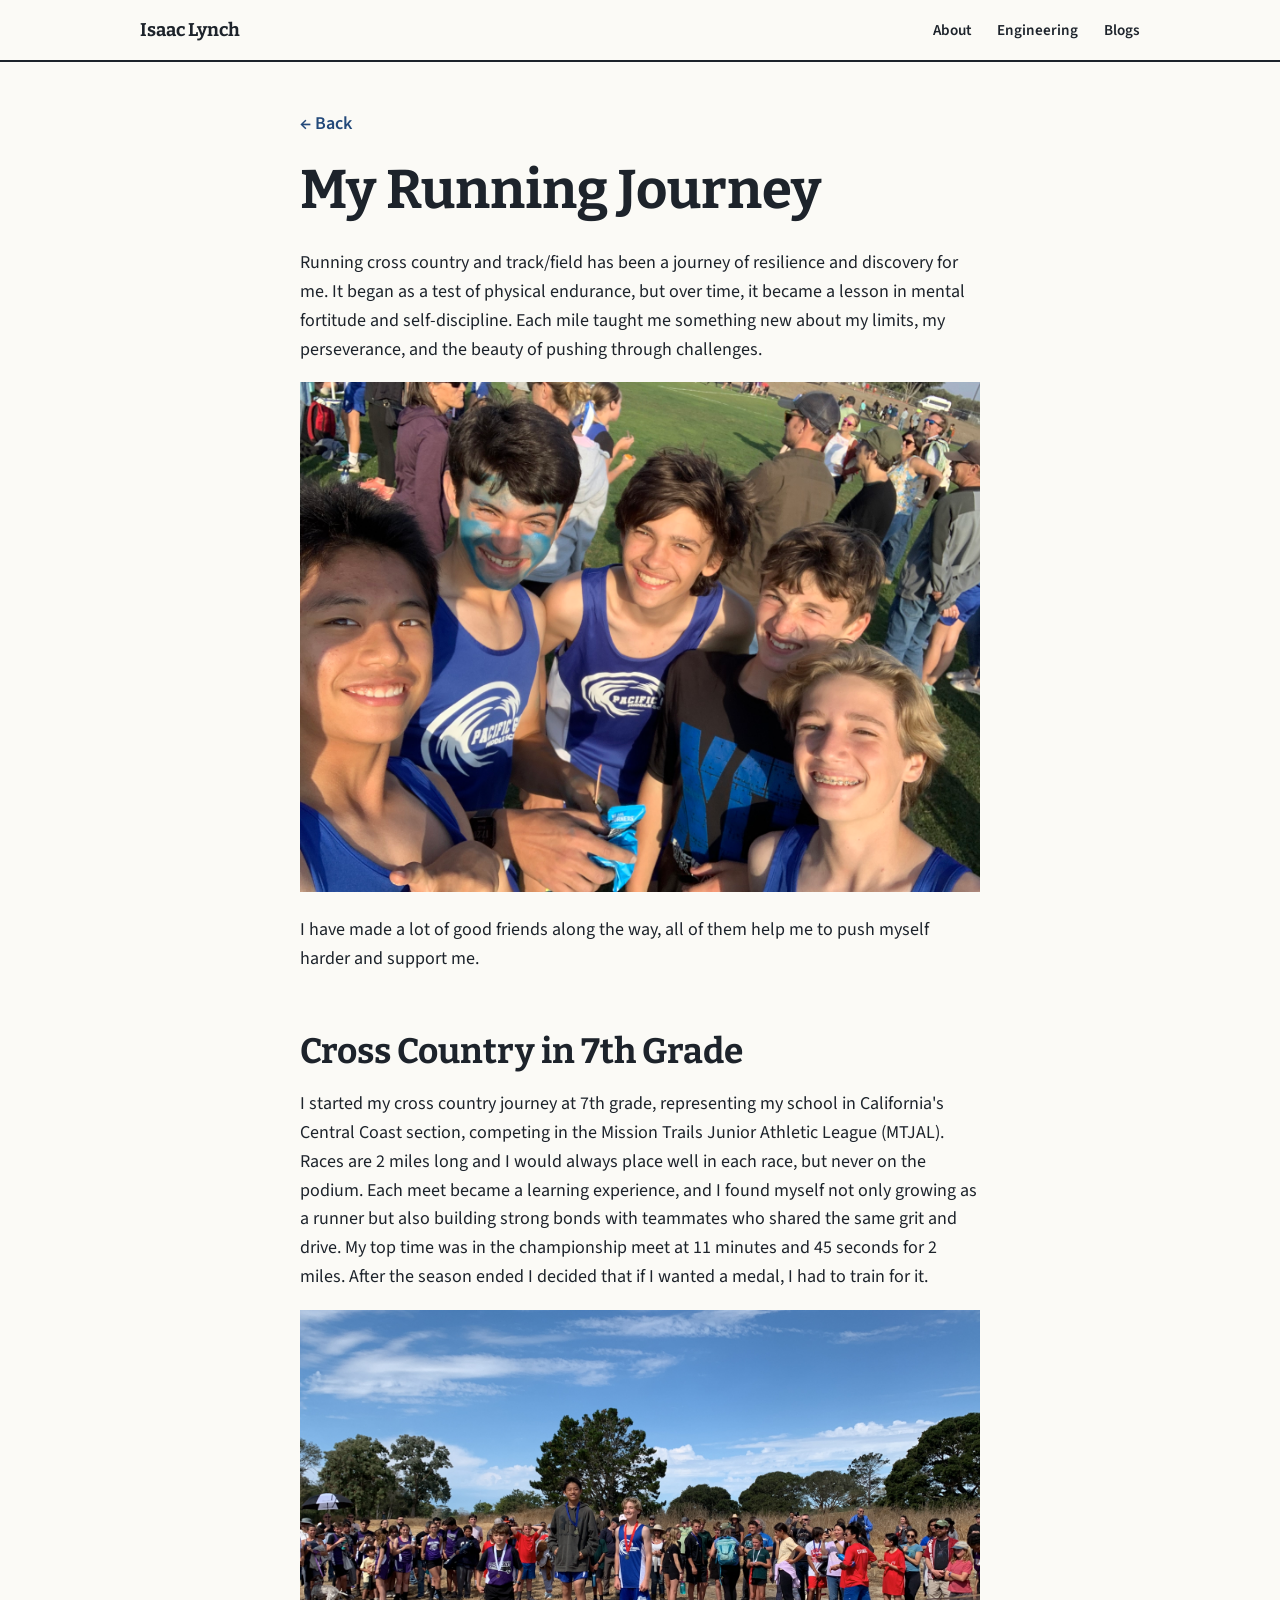
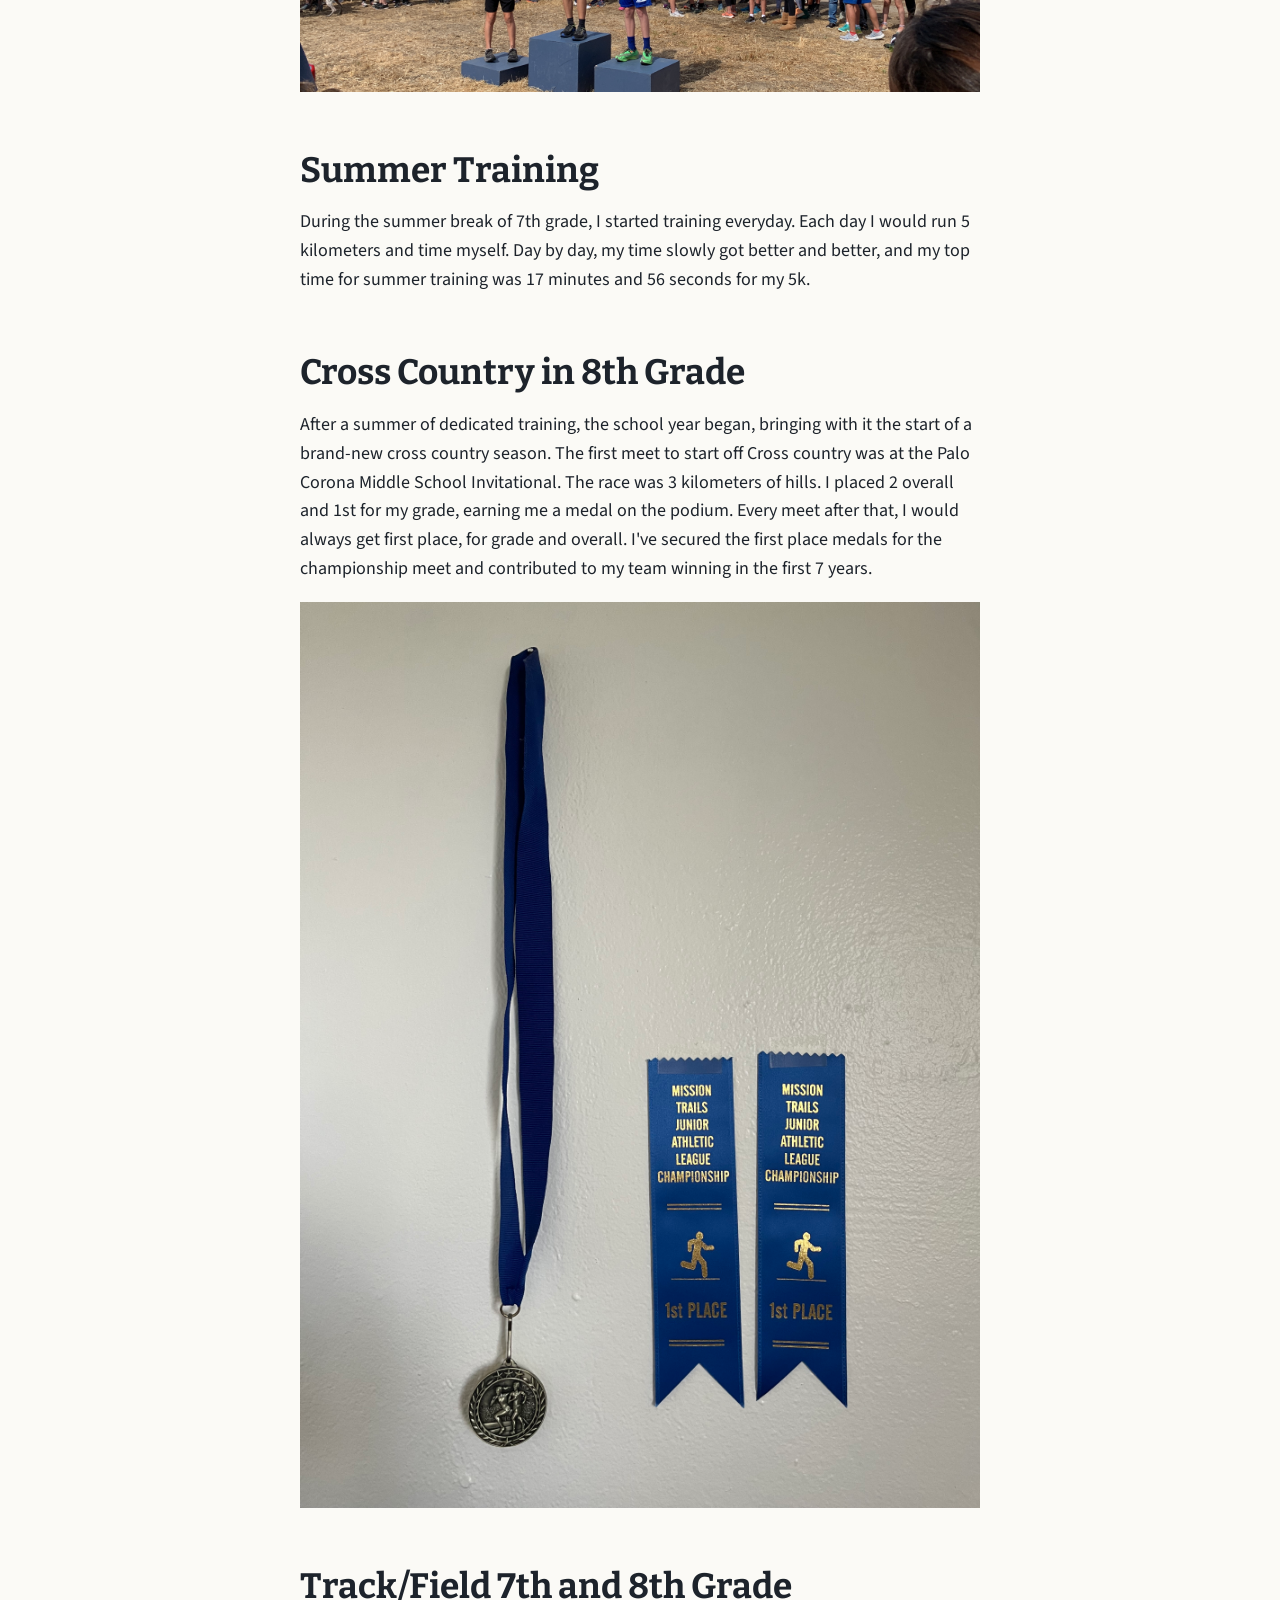
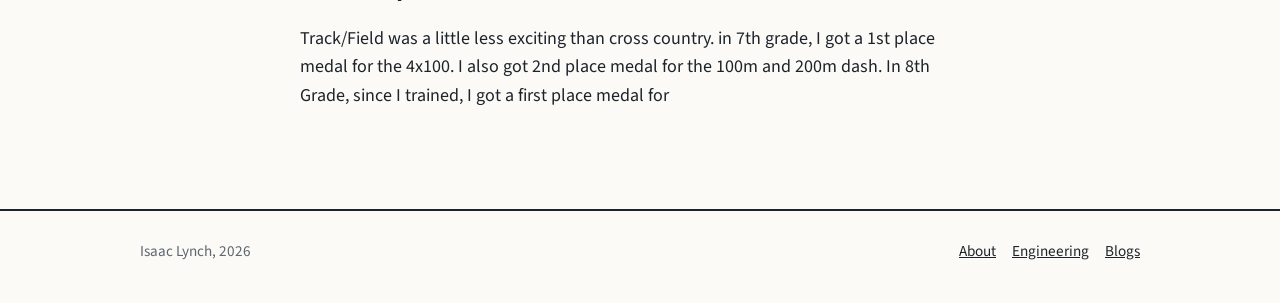
<file: blog-2.html>
<!DOCTYPE html>
<html lang="en">
<head>
  <meta charset="utf-8">
  <meta name="viewport" content="width=device-width, initial-scale=1">
  <title>My Running Journey | Isaac Lynch</title>
  <link rel="preconnect" href="https://fonts.googleapis.com">
  <link href="https://fonts.googleapis.com/css2?family=Bitter:wght@600;700&family=Caveat:wght@500&family=Source+Sans+3:wght@400;600;700&display=swap" rel="stylesheet">
  <link rel="stylesheet" href="css/site.css">
</head>
<body>
  <nav class="nav">
    <div class="wrap">
      <a class="brand" href="index.html">Isaac Lynch</a>
      <button class="nav-toggle" aria-label="Menu" onclick="document.getElementById('menu').classList.toggle('open')">Menu</button>
      <ul id="menu">
        <li><a href="index.html#about">About</a></li>
        <li><a href="engineering.html">Engineering</a></li>
        <li><a href="index.html#blog">Blogs</a></li>
      </ul>
    </div>
  </nav>
  <article class="post">
    <a class="back" href="index.html#blog">&larr; Back</a>
    <h1>My Running Journey</h1>
    <p>Running cross country and track/field has been a journey of resilience and discovery for me. It began as a test of physical endurance, but over time, it became a lesson in mental fortitude and self-discipline. Each mile taught me something new about my limits, my perseverance, and the beauty of pushing through challenges. </p>
    <img src="images/crosscountry.jpg" alt="Cross country">
    <p>I have made a lot of good friends along the way, all of them help me to push myself harder and support me.</p>
    <h2>Cross Country in 7th Grade </h2>
    <p>I started my cross country journey at 7th grade, representing my school in California's Central Coast section, competing in the Mission Trails Junior Athletic League (MTJAL). Races are 2 miles long and I would always place well in each race, but never on the podium. Each meet became a learning experience, and I found myself not only growing as a runner but also building strong bonds with teammates who shared the same grit and drive. My top time was in the championship meet at  11 minutes and 45 seconds for 2 miles. After the season ended I decided that if I wanted a medal, I had to train for it. </p>
    <img src="images/podium.JPG" alt="On the podium">
    <h2>Summer Training</h2>
    <p>During the summer break of 7th grade, I started training everyday. Each day I would run 5 kilometers and time myself. Day by day, my time slowly got better and better, and my top time for summer training was 17 minutes and 56 seconds for my 5k.</p>
    <h2>Cross Country in 8th Grade </h2>
    <p> After a summer of dedicated training, the school year began, bringing with it the start of a brand-new cross country season. The first meet to start off Cross country was at the Palo Corona Middle School Invitational. The race was 3 kilometers of hills. I placed 2 overall and 1st for my grade, earning me a medal on the podium. Every meet after that, I would always get first place, for grade and overall. I've secured the first place medals for the championship meet and contributed to my team winning in the first 7 years. </p>
    <img src="images/medals.jpg" alt="Medals">
    <h2>Track/Field 7th and 8th Grade</h2>
    <p>Track/Field was a little less exciting than cross country. in 7th grade, I got a 1st place medal for the 4x100. I also got 2nd place medal for the 100m and 200m dash. In 8th Grade, since I trained, I got a first place medal for </p>
  </article>
  <footer>
    <div class="wrap">
      <span>Isaac Lynch, 2026</span>
      <span><a href="index.html#about">About</a><a href="engineering.html">Engineering</a><a href="index.html#blog">Blogs</a></span>
    </div>
  </footer>
</body>
</html>
</file>
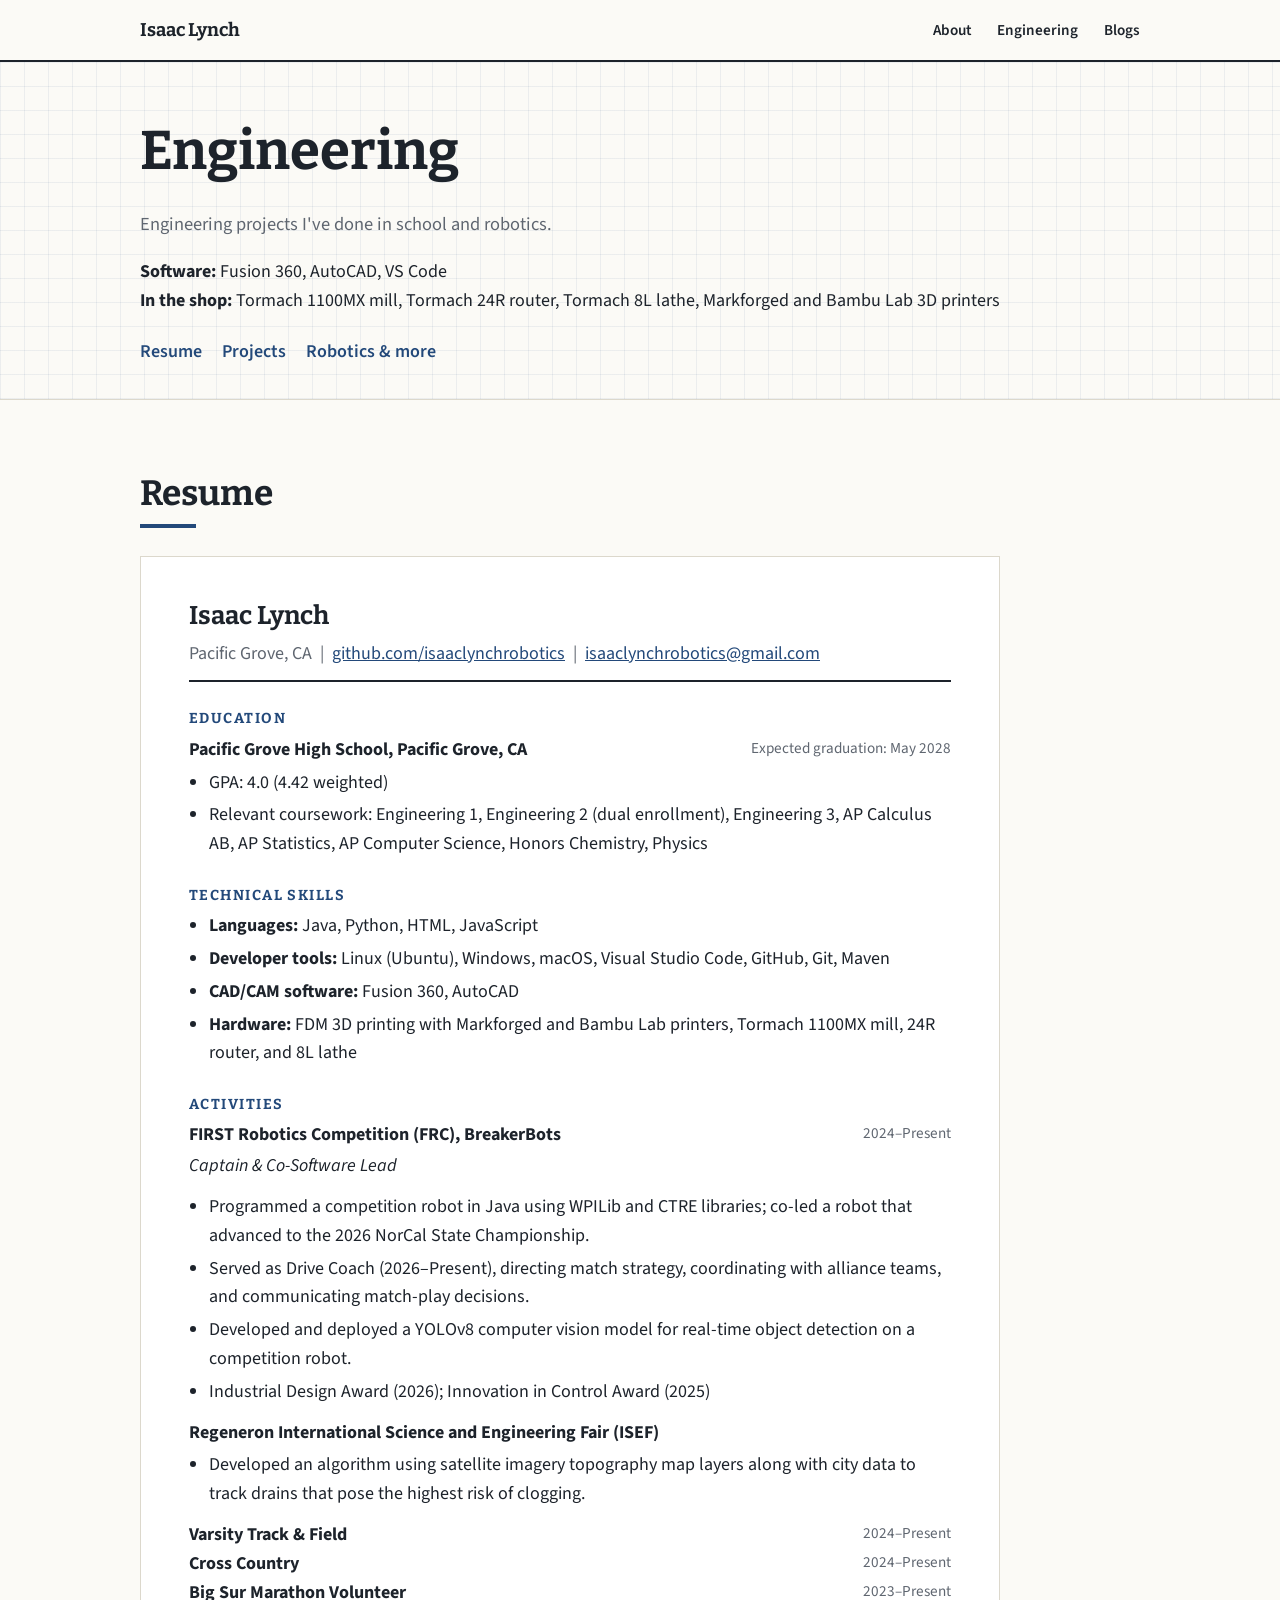
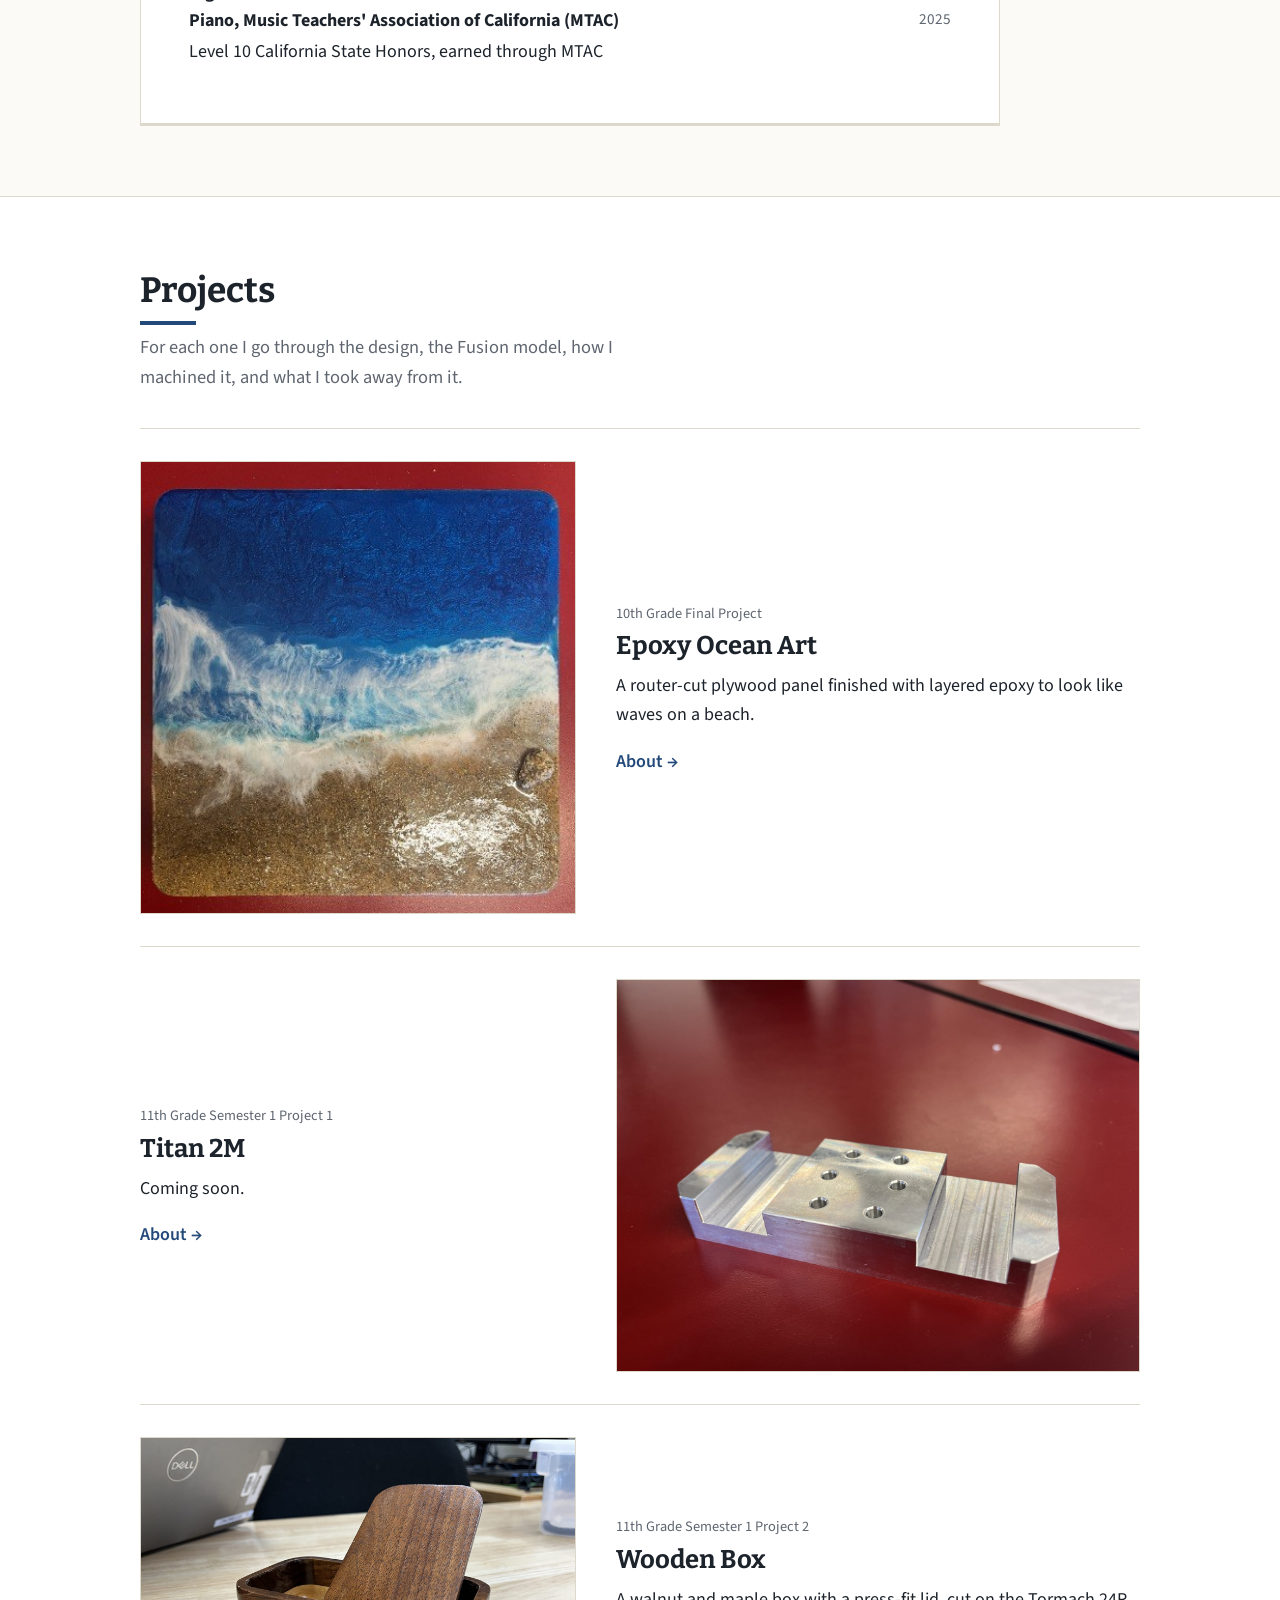
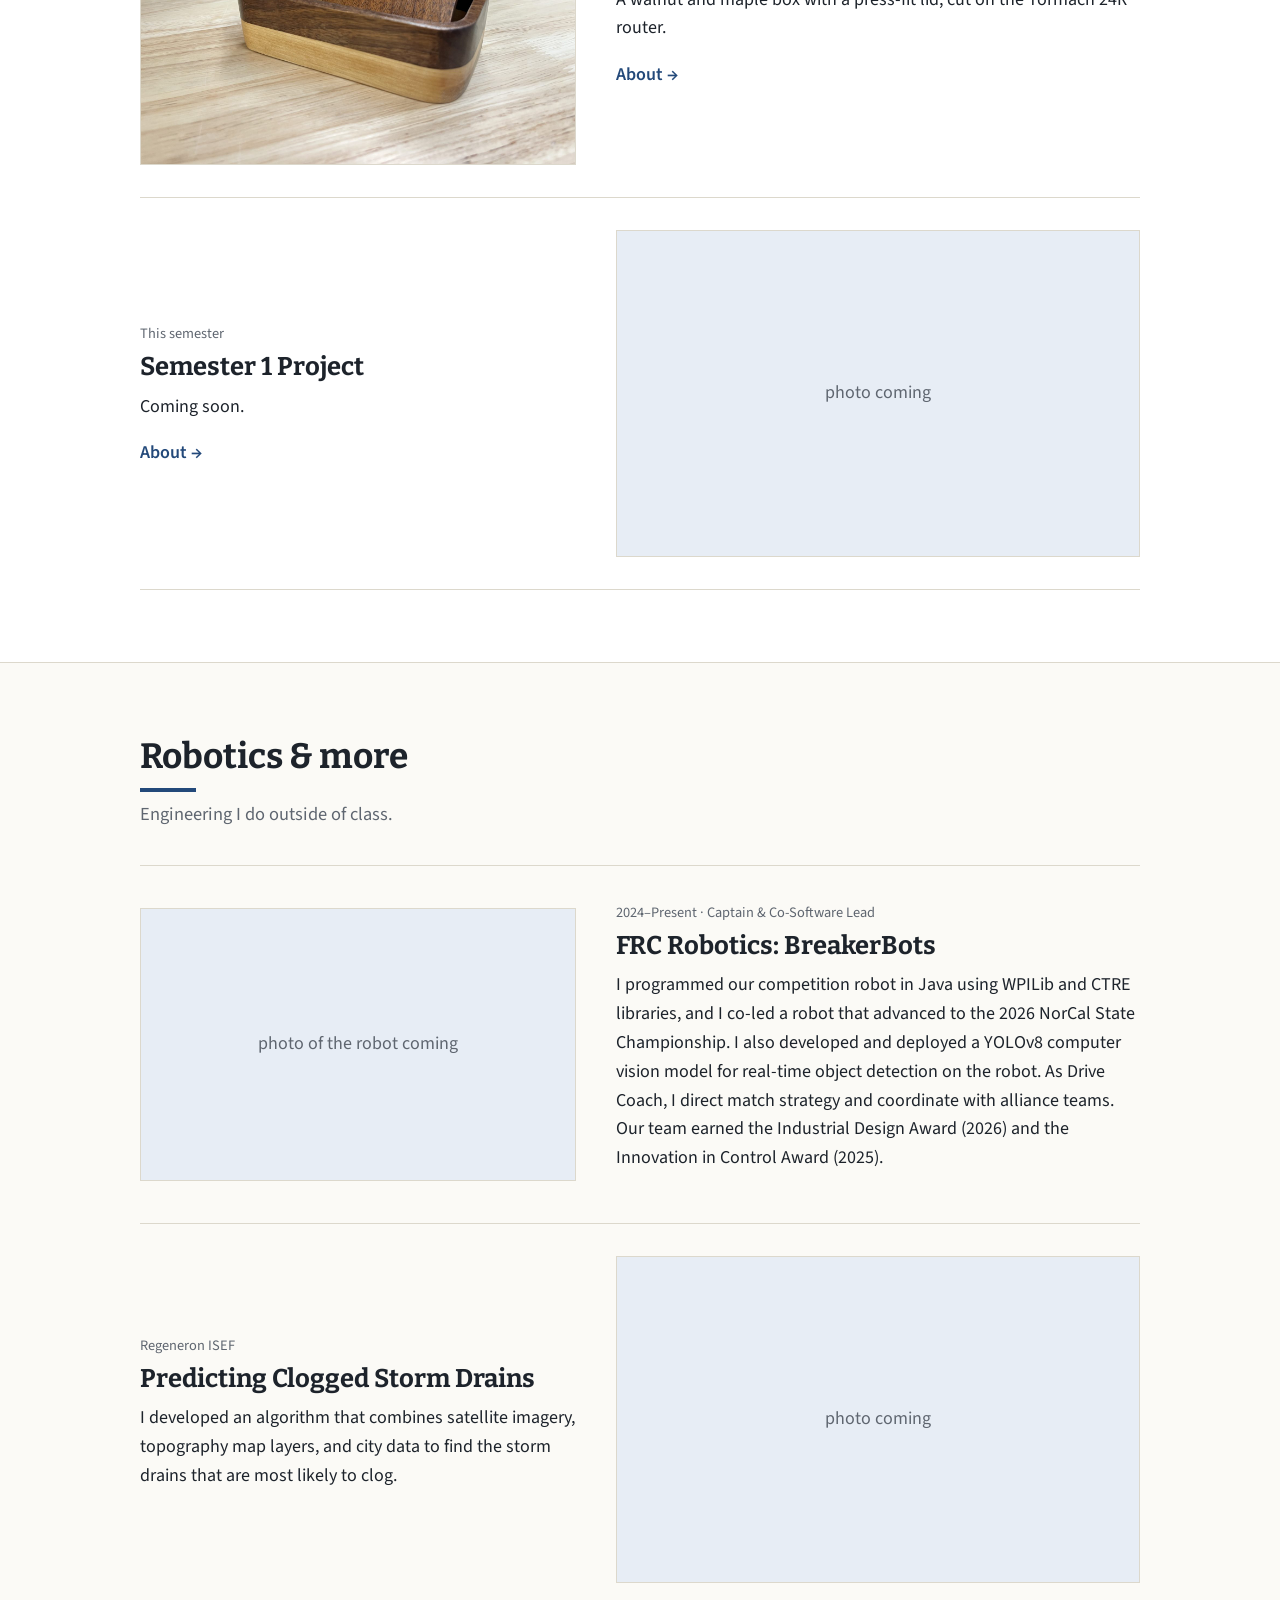
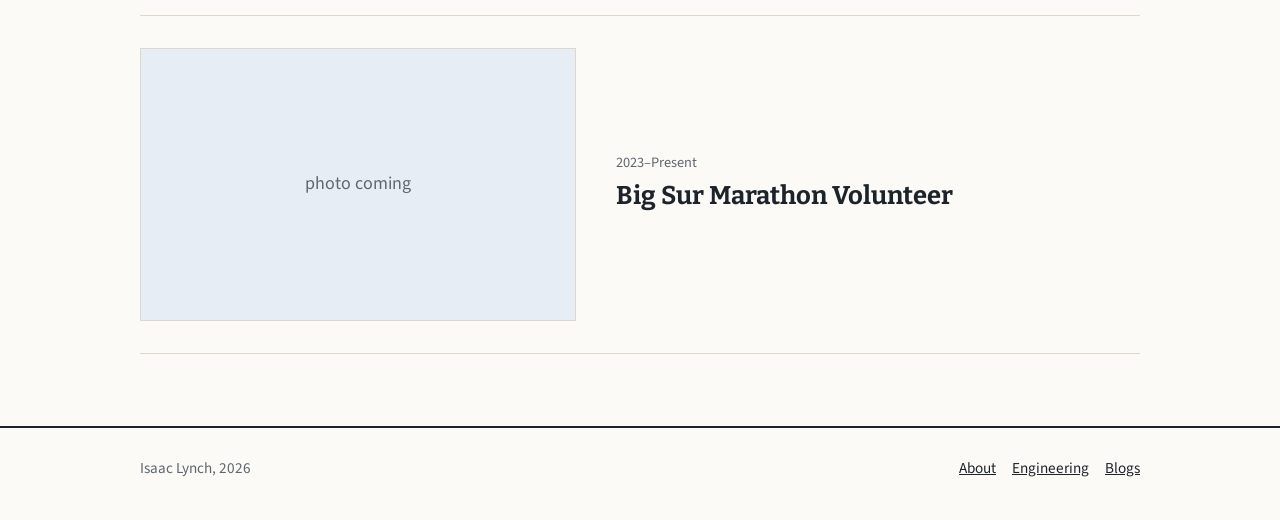
<file: engineering.html>
<!DOCTYPE html>
<html lang="en">
<head>
  <meta charset="utf-8">
  <meta name="viewport" content="width=device-width, initial-scale=1">
  <title>Engineering | Isaac Lynch</title>
  <link rel="preconnect" href="https://fonts.googleapis.com">
  <link href="https://fonts.googleapis.com/css2?family=Bitter:wght@600;700&family=Caveat:wght@500&family=Source+Sans+3:wght@400;600;700&display=swap" rel="stylesheet">
  <link rel="stylesheet" href="css/site.css">
</head>
<body>

  <nav class="nav">
    <div class="wrap">
      <a class="brand" href="index.html">Isaac Lynch</a>
      <button class="nav-toggle" aria-label="Menu" onclick="document.getElementById('menu').classList.toggle('open')">Menu</button>
      <ul id="menu">
        <li><a href="index.html#about">About</a></li>
        <li><a href="engineering.html">Engineering</a></li>
        <li><a href="index.html#blog">Blogs</a></li>
      </ul>
    </div>
  </nav>

  <header class="p-hero" style="background-image:linear-gradient(var(--grid) 1px,transparent 1px),linear-gradient(90deg,var(--grid) 1px,transparent 1px);background-size:24px 24px;">
    <div class="wrap">
      <h1>Engineering</h1>
      <p class="lead">Engineering projects I've done in school and robotics.</p>
      <p><b>Software:</b> Fusion 360, AutoCAD, VS Code<br><b>In the shop:</b> Tormach 1100MX mill, Tormach 24R router, Tormach 8L lathe, Markforged and Bambu Lab 3D printers</p>
      <ul class="toc">
        <li><a href="#resume">Resume</a></li>
        <li><a href="#projects">Projects</a></li>
        <li><a href="#beyond">Robotics &amp; more</a></li>
      </ul>
    </div>
  </header>

  <!-- RESUME -->
  <section id="resume">
    <div class="wrap">
      <h2 class="sec-title">Resume</h2>

      <div class="resume-sheet">
        <div class="top">
          <h3>Isaac Lynch</h3>
          <span>Pacific Grove, CA &nbsp;|&nbsp; <a href="https://github.com/isaaclynchrobotics" target="_blank">github.com/isaaclynchrobotics</a> &nbsp;|&nbsp; <a href="mailto:isaaclynchrobotics@gmail.com">isaaclynchrobotics@gmail.com</a></span>
        </div>

        <h4>Education</h4>
        <div class="row"><b>Pacific Grove High School, Pacific Grove, CA</b><span class="when">Expected graduation: May 2028</span></div>
        <ul>
          <li>GPA: 4.0 (4.42 weighted)</li>
          <li>Relevant coursework: Engineering 1, Engineering 2 (dual enrollment), Engineering 3, AP Calculus AB, AP Statistics, AP Computer Science, Honors Chemistry, Physics</li>
        </ul>

        <h4>Technical Skills</h4>
        <ul>
          <li><b>Languages:</b> Java, Python, HTML, JavaScript</li>
          <li><b>Developer tools:</b> Linux (Ubuntu), Windows, macOS, Visual Studio Code, GitHub, Git, Maven</li>
          <li><b>CAD/CAM software:</b> Fusion 360, AutoCAD</li>
          <li><b>Hardware:</b> FDM 3D printing with Markforged and Bambu Lab printers, Tormach 1100MX mill, 24R router, and 8L lathe</li>
        </ul>

        <h4>Activities</h4>
        <div class="row"><b>FIRST Robotics Competition (FRC), BreakerBots</b><span class="when">2024–Present</span></div>
        <p><i>Captain &amp; Co-Software Lead</i></p>
        <ul>
          <li>Programmed a competition robot in Java using WPILib and CTRE libraries; co-led a robot that advanced to the 2026 NorCal State Championship.</li>
          <li>Served as Drive Coach (2026–Present), directing match strategy, coordinating with alliance teams, and communicating match-play decisions.</li>
          <li>Developed and deployed a YOLOv8 computer vision model for real-time object detection on a competition robot.</li>
          <li>Industrial Design Award (2026); Innovation in Control Award (2025)</li>
        </ul>
        <div class="row"><b>Regeneron International Science and Engineering Fair (ISEF)</b></div>
        <ul>
          <li>Developed an algorithm using satellite imagery topography map layers along with city data to track drains that pose the highest risk of clogging.</li>
        </ul>
        <div class="row"><b>Varsity Track &amp; Field</b><span class="when">2024–Present</span></div>
        <div class="row"><b>Cross Country</b><span class="when">2024–Present</span></div>
        <div class="row"><b>Big Sur Marathon Volunteer</b><span class="when">2023–Present</span></div>
        <div class="row"><b>Piano, Music Teachers' Association of California (MTAC)</b><span class="when">2025</span></div>
        <p>Level 10 California State Honors, earned through MTAC</p>
      </div>
    </div>
  </section>

  <!-- PROJECTS -->
  <section id="projects" style="background:var(--white); border-top:1px solid var(--rule); border-bottom:1px solid var(--rule);">
    <div class="wrap">
      <h2 class="sec-title">Projects</h2>
      <p class="lead">For each one I go through the design, the Fusion model, how I machined it, and what I took away from it.</p>

      <div class="projects">
        <a class="project-row" href="project-last-year.html">
          <div class="pic"><img src="images/projects/epoxy-final.jpg" alt="Epoxy ocean art panel"></div>
          <div>
            <span class="kicker">10th Grade Final Project</span>
            <h3>Epoxy Ocean Art</h3>
            <p>A router-cut plywood panel finished with layered epoxy to look like waves on a beach.</p>
            <span class="more">About &rarr;</span>
          </div>
        </a>
        <a class="project-row" href="titan-2m.html">
          <div class="pic"><img src="images/projects/titan-2m.jpg" alt="Titan 2M machined aluminum part"></div>
          <div>
            <span class="kicker">11th Grade Semester 1 Project 1</span>
            <h3>Titan 2M</h3>
            <p>Coming soon.</p>
            <span class="more">About &rarr;</span>
          </div>
        </a>
        <a class="project-row" href="semester-1-project.html">
          <div class="pic"><img src="images/projects/semester-1-box.jpg" alt="Wooden box project"></div>
          <div>
            <span class="kicker">11th Grade Semester 1 Project 2</span>
            <h3>Wooden Box</h3>
            <p>A walnut and maple box with a press-fit lid, cut on the Tormach 24R router.</p>
            <span class="more">About &rarr;</span>
          </div>
        </a>
        <a class="project-row" href="semester-1-additional.html">
          <div class="pic">photo coming</div>
          <div>
            <span class="kicker">This semester</span>
            <h3>Semester 1 Project</h3>
            <p>Coming soon.</p>
            <span class="more">About &rarr;</span>
          </div>
        </a>
      </div>
    </div>
  </section>

  <!-- BEYOND THE CLASSROOM (bonus: STEM extracurriculars + volunteering) -->
  <section id="beyond">
    <div class="wrap">
      <h2 class="sec-title">Robotics &amp; more</h2>
      <p class="lead">Engineering I do outside of class.</p>
      <div class="projects">
        <div class="project-row">
          <div class="pic"><!-- <img src="images/robot.jpg" alt="BreakerBots competition robot"> -->photo of the robot coming</div>
          <div>
            <span class="kicker">2024&ndash;Present &middot; Captain &amp; Co-Software Lead</span>
            <h3>FRC Robotics: BreakerBots</h3>
            <p>I programmed our competition robot in Java using WPILib and CTRE libraries, and I co-led a robot that advanced to the 2026 NorCal State Championship. I also developed and deployed a YOLOv8 computer vision model for real-time object detection on the robot. As Drive Coach, I direct match strategy and coordinate with alliance teams. Our team earned the Industrial Design Award (2026) and the Innovation in Control Award (2025).</p>
          </div>
        </div>
        <div class="project-row">
          <div class="pic"><!-- <img src="images/isef.jpg" alt="ISEF project"> -->photo coming</div>
          <div>
            <span class="kicker">Regeneron ISEF</span>
            <h3>Predicting Clogged Storm Drains</h3>
            <p>I developed an algorithm that combines satellite imagery, topography map layers, and city data to find the storm drains that are most likely to clog.</p>
          </div>
        </div>
        <div class="project-row">
          <div class="pic"><!-- <img src="images/bigsur.jpg" alt="Big Sur Marathon"> -->photo coming</div>
          <div>
            <span class="kicker">2023&ndash;Present</span>
            <h3>Big Sur Marathon Volunteer</h3>
          </div>
        </div>
      </div>
    </div>
  </section>

  <footer>
    <div class="wrap">
      <span>Isaac Lynch, 2026</span>
      <span><a href="index.html#about">About</a><a href="engineering.html">Engineering</a><a href="index.html#blog">Blogs</a></span>
    </div>
  </footer>

</body>
</html>
</file>
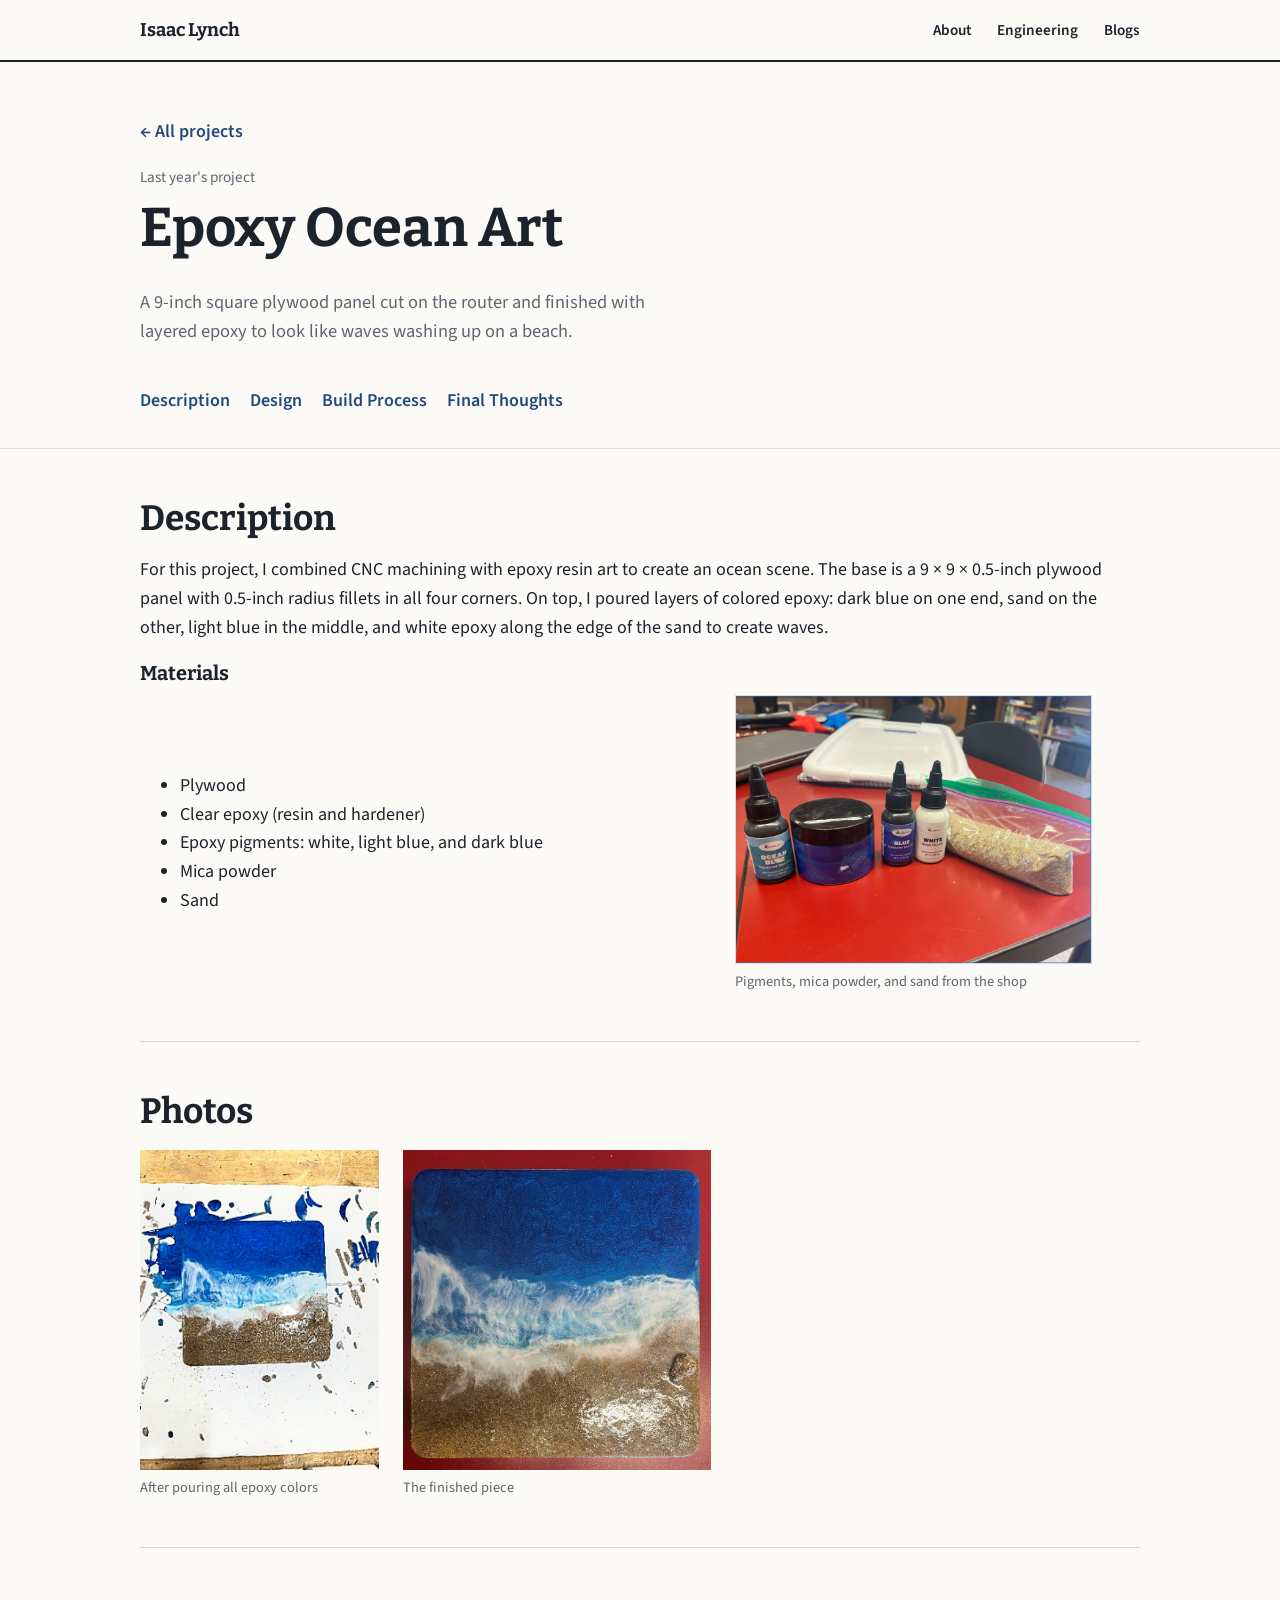
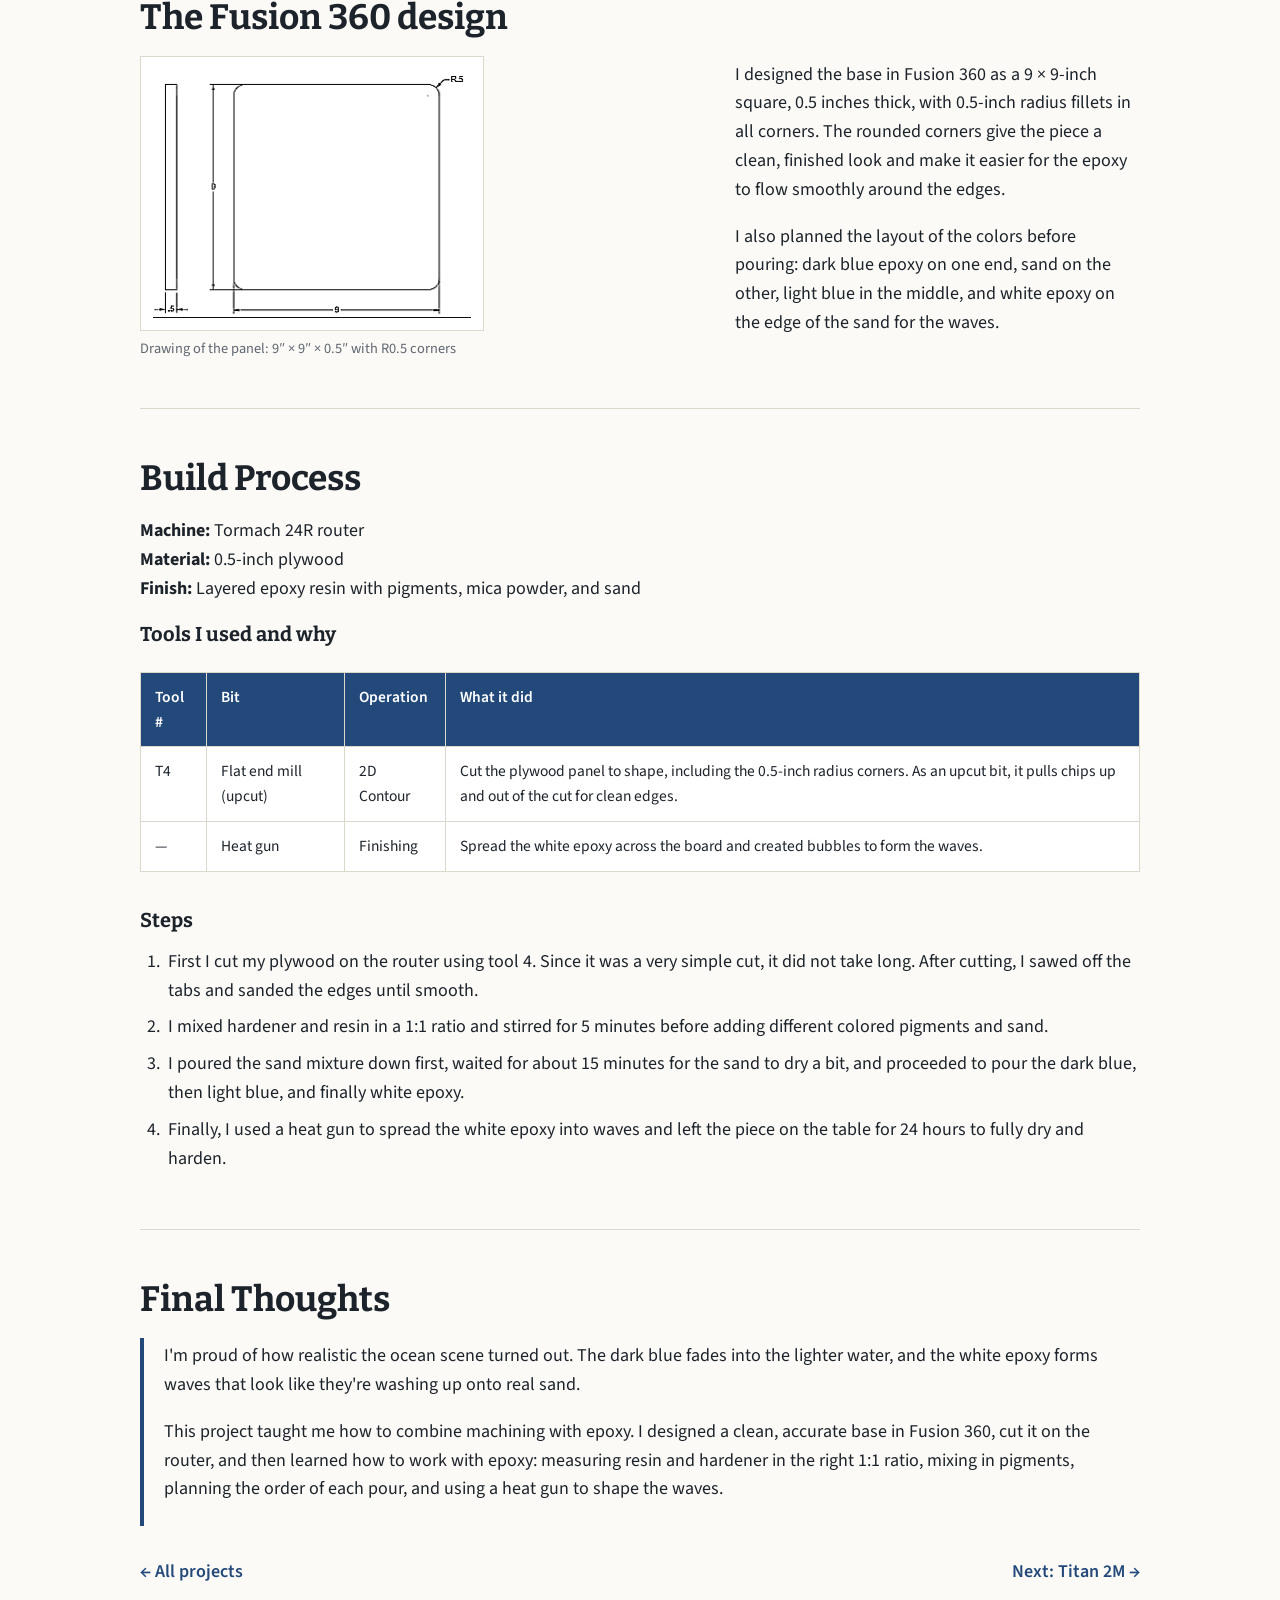
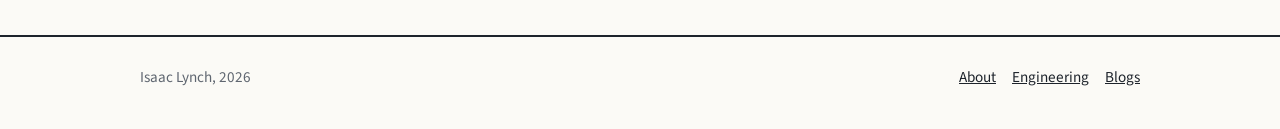
<file: project-last-year.html>
<!DOCTYPE html>
<html lang="en">
<head>
  <meta charset="utf-8">
  <meta name="viewport" content="width=device-width, initial-scale=1">
  <title>Epoxy Ocean Art | Isaac Lynch</title>
  <link rel="preconnect" href="https://fonts.googleapis.com">
  <link href="https://fonts.googleapis.com/css2?family=Bitter:wght@600;700&family=Caveat:wght@500&family=Source+Sans+3:wght@400;600;700&display=swap" rel="stylesheet">
  <link rel="stylesheet" href="css/site.css">
</head>
<body>

  <nav class="nav">
    <div class="wrap">
      <a class="brand" href="index.html">Isaac Lynch</a>
      <button class="nav-toggle" aria-label="Menu" onclick="document.getElementById('menu').classList.toggle('open')">Menu</button>
      <ul id="menu">
        <li><a href="index.html#about">About</a></li>
        <li><a href="engineering.html">Engineering</a></li>
        <li><a href="index.html#blog">Blogs</a></li>
      </ul>
    </div>
  </nav>

  <header class="p-hero">
    <div class="wrap">
      <a class="back" href="engineering.html#projects">&larr; All projects</a><br>
      <span class="eyebrow">Last year's project</span>
      <h1>Epoxy Ocean Art</h1>
      <p class="lead">A 9-inch square plywood panel cut on the router and finished with layered epoxy to look like waves washing up on a beach.</p>
      <div class="meta">
      </div>
      <ul class="toc">
        <li><a href="#description">Description</a></li>
        <li><a href="#model">Design</a></li>
        <li><a href="#machining">Build Process</a></li>
        <li><a href="#thoughts">Final Thoughts</a></li>
      </ul>
    </div>
  </header>

  <main class="wrap">

    <!-- DESCRIPTION -->
    <section id="description" class="p-section">
      <h2>Description</h2>
      <p>For this project, I combined CNC machining with epoxy resin art to create an ocean scene. The base is a 9 &times; 9 &times; 0.5-inch plywood panel with 0.5-inch radius fillets in all four corners. On top, I poured layers of colored epoxy: dark blue on one end, sand on the other, light blue in the middle, and white epoxy along the edge of the sand to create waves.</p>
      <h3>Materials</h3>
      <div class="cad">
        <div>
          <ul>
            <li>Plywood</li>
            <li>Clear epoxy (resin and hardener)</li>
            <li>Epoxy pigments: white, light blue, and dark blue</li>
            <li>Mica powder</li>
            <li>Sand</li>
          </ul>
        </div>
        <figure style="margin:0"><img src="images/projects/epoxy-materials.png" alt="Epoxy pigments, mica powder, and sand" style="border:1px solid var(--rule)"><figcaption style="font-size:.9rem;color:var(--gray);margin-top:6px">Pigments, mica powder, and sand from the shop</figcaption></figure>
      </div>
    </section>

    <!-- PHOTOS -->
    <section id="photos" class="p-section">
      <h2>Photos</h2>
      <div class="pair">
        <figure><img src="images/projects/epoxy-pour.jpg" alt="Epoxy art right after pouring all epoxy colors"><figcaption>After pouring all epoxy colors</figcaption></figure>
        <figure><img src="images/projects/epoxy-final.jpg" alt="Finished epoxy ocean art panel"><figcaption>The finished piece</figcaption></figure>
      </div>
    </section>

    <!-- DESIGN -->
    <section id="model" class="p-section">
      <h2>The Fusion 360 design</h2>
      <div class="cad">
        <figure style="margin:0"><img class="cad-img" style="max-width:344px" src="images/projects/epoxy-drawing.png" alt="Fusion 360 drawing of the panel with dimensions"><figcaption style="font-size:.9rem;color:var(--gray);margin-top:6px">Drawing of the panel: 9&Prime; &times; 9&Prime; &times; 0.5&Prime; with R0.5 corners</figcaption></figure>
        <div>
          <p>I designed the base in Fusion 360 as a 9 &times; 9-inch square, 0.5 inches thick, with 0.5-inch radius fillets in all corners. The rounded corners give the piece a clean, finished look and make it easier for the epoxy to flow smoothly around the edges.</p>
          <p>I also planned the layout of the colors before pouring: dark blue epoxy on one end, sand on the other, light blue in the middle, and white epoxy on the edge of the sand for the waves.</p>
        </div>
      </div>
    </section>

    <!-- MACHINING / BUILD -->
    <section id="machining" class="p-section">
      <h2>Build Process</h2>
      <p><strong>Machine:</strong> Tormach 24R router<br><strong>Material:</strong> 0.5-inch plywood<br><strong>Finish:</strong> Layered epoxy resin with pigments, mica powder, and sand</p>

      <h3>Tools I used and why</h3>
      <div class="table-scroll">
        <table class="tools">
          <thead><tr><th>Tool #</th><th>Bit</th><th>Operation</th><th>What it did</th></tr></thead>
          <tbody>
            <tr><td>T4</td><td>Flat end mill (upcut)</td><td>2D Contour</td><td>Cut the plywood panel to shape, including the 0.5-inch radius corners. As an upcut bit, it pulls chips up and out of the cut for clean edges.</td></tr>
            <tr><td>&mdash;</td><td>Heat gun</td><td>Finishing</td><td>Spread the white epoxy across the board and created bubbles to form the waves.</td></tr>
          </tbody>
        </table>
      </div>

      <h3 style="margin-top:36px">Steps</h3>
      <ol class="steps">
        <li>First I cut my plywood on the router using tool 4. Since it was a very simple cut, it did not take long. After cutting, I sawed off the tabs and sanded the edges until smooth.</li>
        <li> I mixed hardener and resin in a 1:1 ratio and stirred for 5 minutes before adding different colored pigments and sand.</li>
        <li>I poured the sand mixture down first, waited for about 15 minutes for the sand to dry a bit, and proceeded to pour the dark blue, then light blue, and finally white epoxy.</li>
        <li>Finally, I used a heat gun to spread the white epoxy into waves and left the piece on the table for 24 hours to fully dry and harden.</li>
      </ol>
    </section>

    <!-- FINAL THOUGHTS -->
    <section id="thoughts" class="p-section">
      <h2>Final Thoughts</h2>
      <div class="callout">
        <p>I'm proud of how realistic the ocean scene turned out. The dark blue fades into the lighter water, and the white epoxy forms waves that look like they're washing up onto real sand.</p>
        <p>This project taught me how to combine machining with epoxy. I designed a clean, accurate base in Fusion 360, cut it on the router, and then learned how to work with epoxy: measuring resin and hardener in the right 1:1 ratio, mixing in pigments, planning the order of each pour, and using a heat gun to shape the waves.</p>
      </div>
      <div class="pager">
        <a class="btn" href="engineering.html#projects">&larr; All projects</a>
        <a class="btn" href="titan-2m.html">Next: Titan 2M &rarr;</a>
      </div>
    </section>

  </main>

  <footer>
    <div class="wrap">
      <span>Isaac Lynch, 2026</span>
      <span><a href="index.html#about">About</a><a href="engineering.html">Engineering</a><a href="index.html#blog">Blogs</a></span>
    </div>
  </footer>

</body>
</html>
</file>
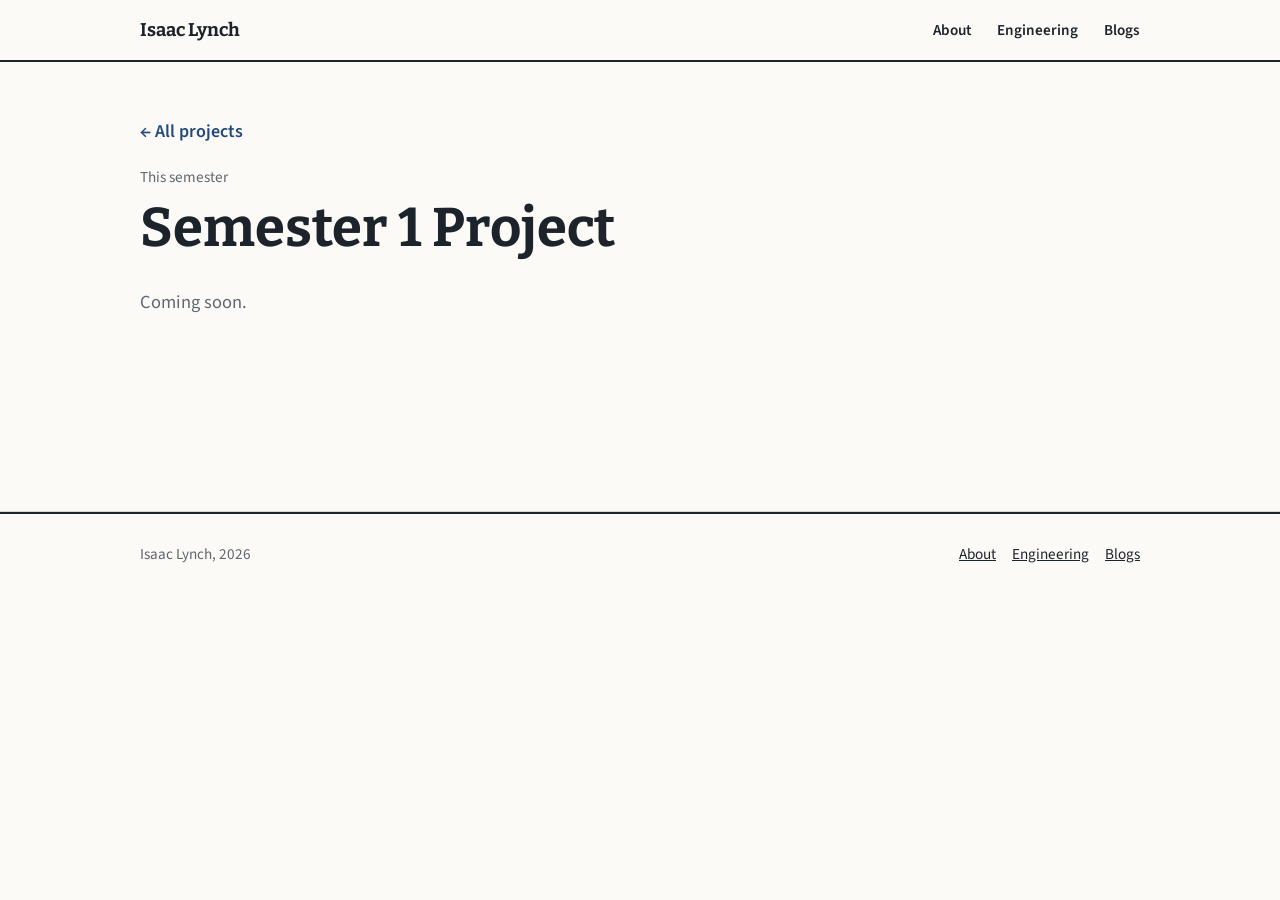
<file: semester-1-additional.html>
<!DOCTYPE html>
<html lang="en">
<head>
  <meta charset="utf-8">
  <meta name="viewport" content="width=device-width, initial-scale=1">
  <title>Semester 1 Project | Isaac Lynch</title>
  <link rel="preconnect" href="https://fonts.googleapis.com">
  <link href="https://fonts.googleapis.com/css2?family=Bitter:wght@600;700&family=Caveat:wght@500&family=Source+Sans+3:wght@400;600;700&display=swap" rel="stylesheet">
  <link rel="stylesheet" href="css/site.css">
</head>
<body>

  <nav class="nav">
    <div class="wrap">
      <a class="brand" href="index.html">Isaac Lynch</a>
      <button class="nav-toggle" aria-label="Menu" onclick="document.getElementById('menu').classList.toggle('open')">Menu</button>
      <ul id="menu">
        <li><a href="index.html#about">About</a></li>
        <li><a href="engineering.html">Engineering</a></li>
        <li><a href="index.html#blog">Blogs</a></li>
      </ul>
    </div>
  </nav>

  <section class="p-hero" style="min-height:50vh">
    <div class="wrap">
      <a class="back" href="engineering.html#projects">&larr; All projects</a><br>
      <span class="eyebrow">This semester</span>
      <h1>Semester 1 Project</h1>
      <p class="lead">Coming soon.</p>
    </div>
  </section>

  <!-- ORIGINAL PAGE (hidden until the final draft) -- remove these comment markers to bring it back
  <header class="p-hero">
    <div class="wrap">
      <a class="back" href="engineering.html#projects">&larr; All projects</a><br>
      <span class="eyebrow">This semester</span>
      <h1><span class="todo">Project Name</span></h1>
      <p class="lead"><span class="todo">One sentence: what the part is and what it's for.</span></p>
      <div class="callout" style="margin-top:20px"><p style="margin:0">Still working on this one. Full write-up coming for the final draft.</p></div>
      <div class="meta">
        <span class="chip">Fusion 360</span>
        <span class="chip"><span class="todo">Tormach 1100MX</span></span>
        <span class="chip"><span class="todo">Material (e.g. 6061 aluminum)</span></span>
      </div>
      <ul class="toc">
        <li><a href="#description">Description</a></li>
        <li><a href="#photos">Photos</a></li>
        <li><a href="#model">3D Model</a></li>
        <li><a href="#machining">Machining Process</a></li>
        <li><a href="#thoughts">Final Thoughts</a></li>
      </ul>
    </div>
  </header>

  <main class="wrap">

    
    <section id="description" class="p-section">
      <h2><small>01</small>Description</h2>
      <p><span class="todo">What is this project? What was the goal or design challenge? What constraints did you have (size, material, time, tolerances)? Who or what is it for?</span></p>
      <p><span class="todo">Describe the key features of the part: pockets, holes, contours, text engraving, etc.</span></p>
    </section>

    
    <section id="photos" class="p-section">
      <h2><small>02</small>Photos</h2>
      
      <div class="gallery">
        
        <figure><div class="ph">Finished part</div><figcaption>Finished part</figcaption></figure>
        <figure><div class="ph">Part in the vise / on the machine</div><figcaption>Setup on the machine</figcaption></figure>
        <figure><div class="ph">Me working at the machine</div><figcaption>Running the job</figcaption></figure>
      </div>
    </section>

    
    <section id="model" class="p-section">
      <h2><small>03</small>The Fusion 360 model</h2>
      <div class="cad">
        
        <div class="ph wide">Fusion 360 screenshot of the 3D model</div>
        <div>
          <p><span class="todo">Explain how you modeled it: sketches, extrudes, fillets, chamfers, etc. Mention any design changes you made to make it easier to machine.</span></p>
          <p><span class="todo">Optional: add a second screenshot of the CAM toolpath simulation.</span></p>
        </div>
      </div>
    </section>

    
    <section id="machining" class="p-section">
      <h2><small>04</small>Machining Process</h2>
      <p><strong>Machine:</strong> <span class="todo">Tormach 1100MX mill or 24R router</span><br><strong>Work holding:</strong> <span class="todo">e.g. vise, soft jaws, fixture plate</span><br><strong>Material:</strong> <span class="todo">material &amp; stock size</span></p>

      <h3>Tools I used and why</h3>
      <div class="table-scroll">
        <table class="tools">
          <thead><tr><th>Tool #</th><th>Bit</th><th>Operation</th><th>Why this bit</th></tr></thead>
          <tbody>
            <tr><td>T1</td><td><span class="todo">e.g. 2" face mill</span></td><td>Facing</td><td><span class="todo">Flattens the top of the stock to a clean surface.</span></td></tr>
            <tr><td>T2</td><td><span class="todo">e.g. 1/2" flat end mill</span></td><td>Roughing / adaptive clearing</td><td><span class="todo">Removes most of the material quickly.</span></td></tr>
            <tr><td>T3</td><td><span class="todo">e.g. 1/4" flat end mill</span></td><td>Finishing / contour</td><td><span class="todo">Gets into tighter corners for an accurate final shape.</span></td></tr>
            <tr><td>T4</td><td><span class="todo">e.g. spot drill / drill</span></td><td>Holes</td><td><span class="todo">Spot drill locates the hole so the drill doesn't wander.</span></td></tr>
            <tr><td>T5</td><td><span class="todo">e.g. chamfer mill</span></td><td>Chamfer / deburr edges</td><td><span class="todo">Breaks sharp edges for a clean, safe finish.</span></td></tr>
          </tbody>
        </table>
      </div>

      <h3 style="margin-top:36px">Steps</h3>
      <ol class="steps">
        <li><span class="todo">Designed the part in Fusion 360.</span></li>
        <li><span class="todo">Set up CAM: stock, origin (WCS), tools, and toolpaths; ran the simulation.</span></li>
        <li><span class="todo">Posted the G-code and loaded it on the machine.</span></li>
        <li><span class="todo">Clamped the stock, set the work offset and tool lengths.</span></li>
        <li><span class="todo">Ran operations; flipped the part for side 2 if needed.</span></li>
        <li><span class="todo">Deburred and measured with calipers.</span></li>
      </ol>
    </section>

    
    <section id="thoughts" class="p-section">
      <h2><small>05</small>Final Thoughts</h2>
      <div class="callout">
        <p><span class="todo">What skills did you build? (CAD, CAM, machine setup, measuring, problem solving.) What are you most proud of about the finished part? How will you use what you learned on the next project?</span></p>
      </div>
      <div class="pager">
        <a class="btn" href="engineering.html#projects">&larr; All projects</a>
        <a class="btn" href="project-last-year.html">Back to first project &rarr;</a>
      </div>
    </section>

  </main>

  -->

  <footer>
    <div class="wrap">
      <span>Isaac Lynch, 2026</span>
      <span><a href="index.html#about">About</a><a href="engineering.html">Engineering</a><a href="index.html#blog">Blogs</a></span>
    </div>
  </footer>

</body>
</html>
</file>
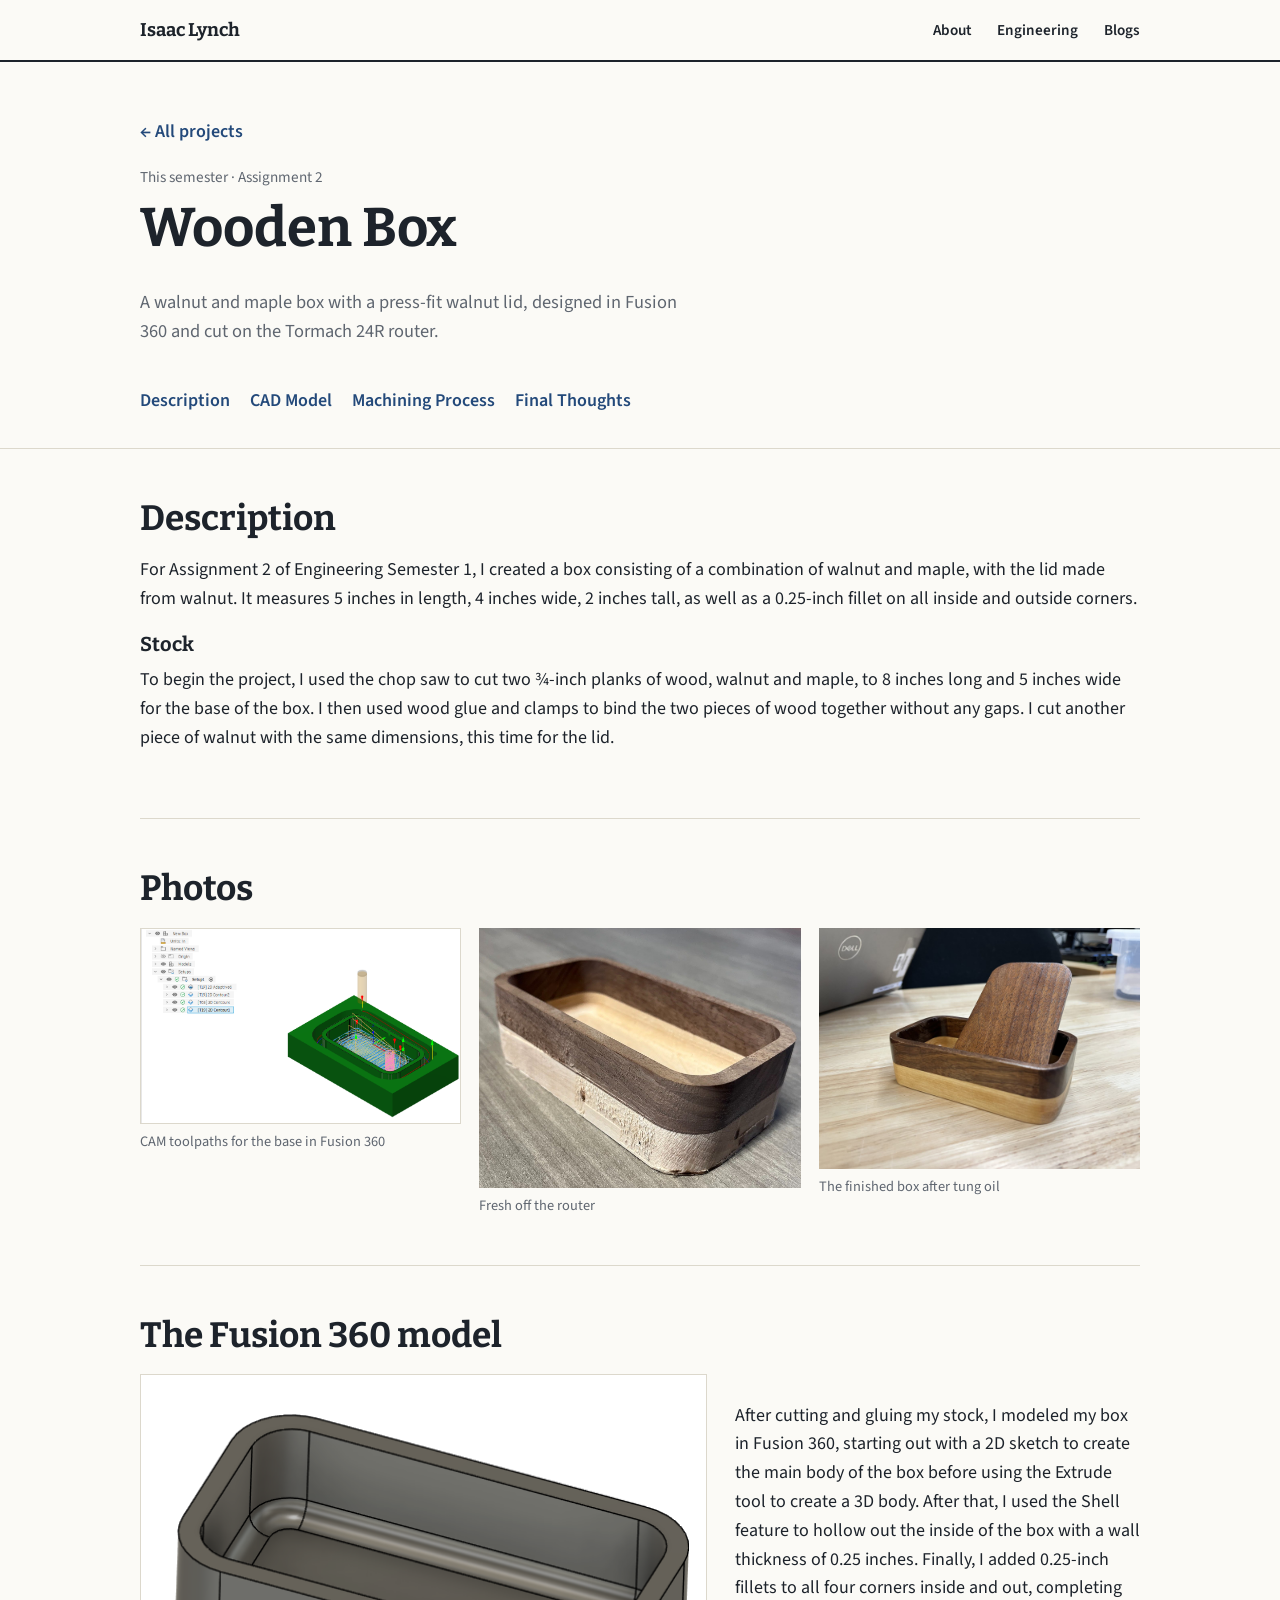
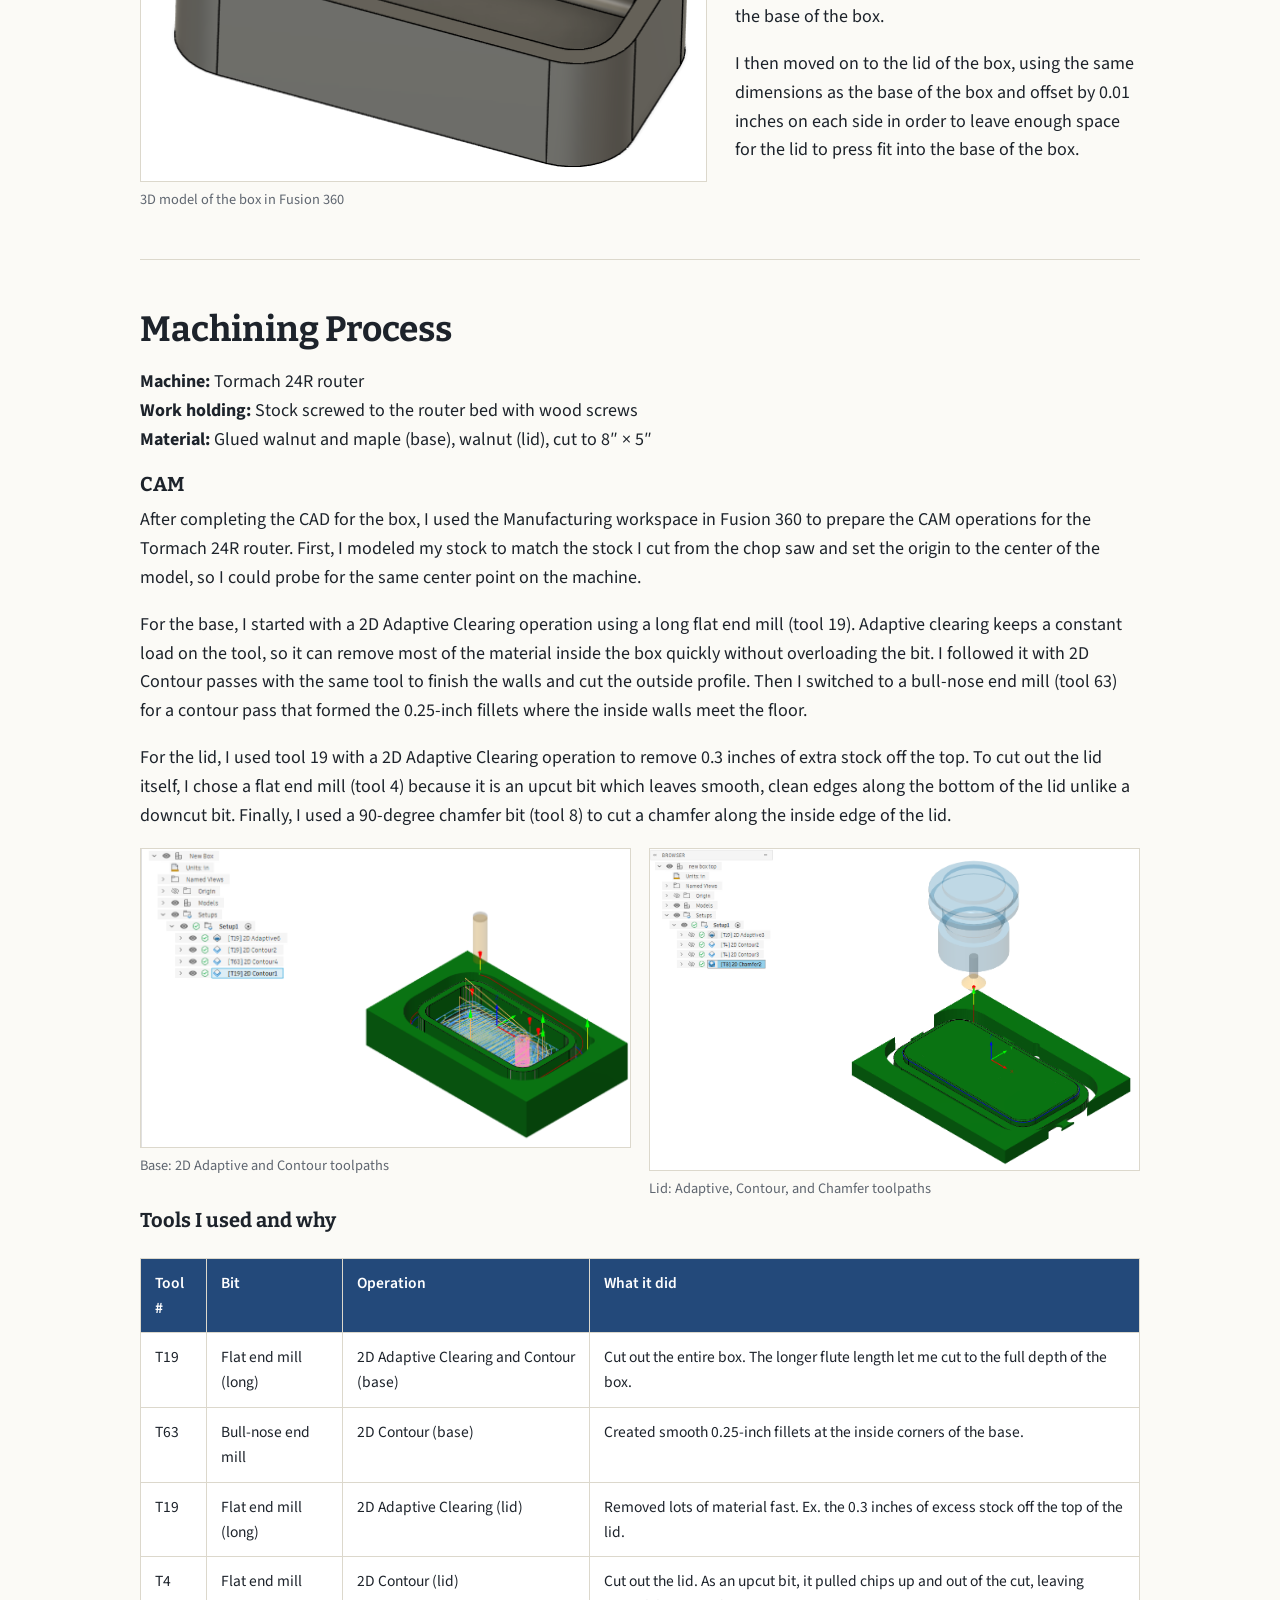
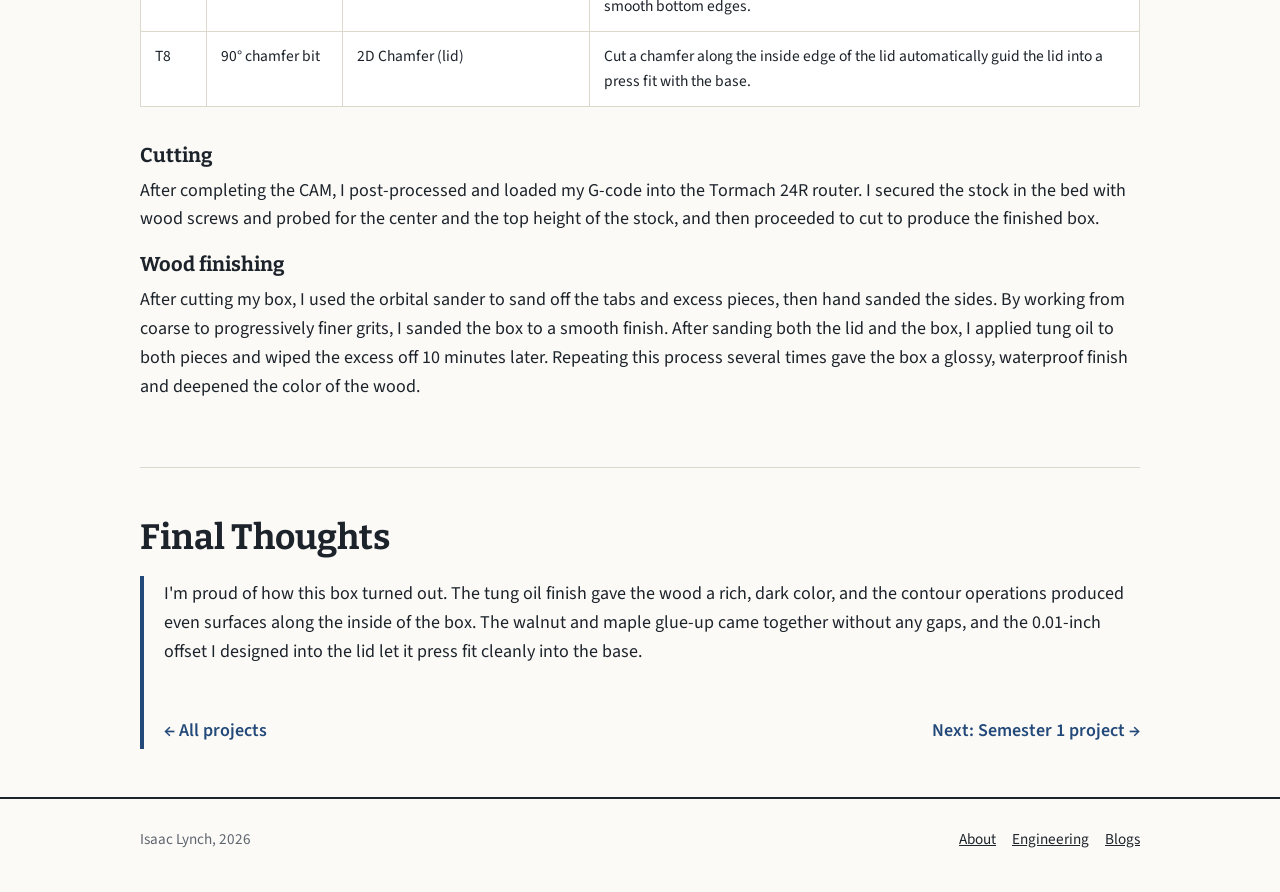
<file: semester-1-project.html>
<!DOCTYPE html>
<html lang="en">
<head>
  <meta charset="utf-8">
  <meta name="viewport" content="width=device-width, initial-scale=1">
  <title>Wooden Box | Isaac Lynch</title>
  <link rel="preconnect" href="https://fonts.googleapis.com">
  <link href="https://fonts.googleapis.com/css2?family=Bitter:wght@600;700&family=Caveat:wght@500&family=Source+Sans+3:wght@400;600;700&display=swap" rel="stylesheet">
  <link rel="stylesheet" href="css/site.css">
</head>
<body>

  <nav class="nav">
    <div class="wrap">
      <a class="brand" href="index.html">Isaac Lynch</a>
      <button class="nav-toggle" aria-label="Menu" onclick="document.getElementById('menu').classList.toggle('open')">Menu</button>
      <ul id="menu">
        <li><a href="index.html#about">About</a></li>
        <li><a href="engineering.html">Engineering</a></li>
        <li><a href="index.html#blog">Blogs</a></li>
      </ul>
    </div>
  </nav>

  <header class="p-hero">
    <div class="wrap">
      <a class="back" href="engineering.html#projects">&larr; All projects</a><br>
      <span class="eyebrow">This semester &middot; Assignment 2</span>
      <h1>Wooden Box</h1>
      <p class="lead">A walnut and maple box with a press-fit walnut lid, designed in Fusion 360 and cut on the Tormach 24R router.</p>
      <div class="meta">
      </div>
      <ul class="toc">
        <li><a href="#description">Description</a></li>
        <li><a href="#model">CAD Model</a></li>
        <li><a href="#machining">Machining Process</a></li>
        <li><a href="#thoughts">Final Thoughts</a></li>
      </ul>
    </div>
  </header>

  <main class="wrap">

    <!-- DESCRIPTION -->
    <section id="description" class="p-section">
      <h2>Description</h2>
      <p>For Assignment 2 of Engineering Semester 1, I created a box consisting of a combination of walnut and maple, with the lid made from walnut. It measures 5 inches in length, 4 inches wide, 2 inches tall, as well as a 0.25-inch fillet on all inside and outside corners.</p>
      <h3>Stock</h3>
      <p>To begin the project, I used the chop saw to cut two &frac34;-inch planks of wood, walnut and maple, to 8 inches long and 5 inches wide for the base of the box. I then used wood glue and clamps to bind the two pieces of wood together without any gaps. I cut another piece of walnut with the same dimensions, this time for the lid.</p>
    </section>

    <!-- PHOTOS -->
    <section id="photos" class="p-section">
      <h2>Photos</h2>
      <div class="gallery">
        <figure><img class="screen" src="images/projects/box-cam-base.png" alt="Fusion 360 CAM toolpaths for the box base"><figcaption>CAM toolpaths for the base in Fusion 360</figcaption></figure>
        <figure><img src="images/projects/box-off-router.jpg" alt="Walnut and maple box right after cutting on the router"><figcaption>Fresh off the router</figcaption></figure>
        <figure><img src="images/projects/semester-1-box.jpg" alt="Finished walnut and maple box with lid"><figcaption>The finished box after tung oil</figcaption></figure>
      </div>
    </section>

    <!-- 3D MODEL -->
    <section id="model" class="p-section">
      <h2>The Fusion 360 model</h2>
      <div class="cad">
        <figure style="margin:0"><img class="cad-img" src="images/projects/box-fusion.png" alt="Fusion 360 3D model of the box"><figcaption style="font-size:.9rem;color:var(--gray);margin-top:6px">3D model of the box in Fusion 360</figcaption></figure>
        <div>
          <p>After cutting and gluing my stock, I modeled my box in Fusion 360, starting out with a 2D sketch to create the main body of the box before using the Extrude tool to create a 3D body. After that, I used the Shell feature to hollow out the inside of the box with a wall thickness of 0.25 inches. Finally, I added 0.25-inch fillets to all four corners inside and out, completing the base of the box.</p>
          <p>I then moved on to the lid of the box, using the same dimensions as the base of the box and offset by 0.01 inches on each side in order to leave enough space for the lid to press fit into the base of the box.</p>
        </div>
      </div>
    </section>

    <!-- MACHINING -->
    <section id="machining" class="p-section">
      <h2>Machining Process</h2>
      <p><strong>Machine:</strong> Tormach 24R router<br><strong>Work holding:</strong> Stock screwed to the router bed with wood screws<br><strong>Material:</strong> Glued walnut and maple (base), walnut (lid), cut to 8&Prime; &times; 5&Prime;</p>

      <h3>CAM</h3>
      <p>After completing the CAD for the box, I used the Manufacturing workspace in Fusion 360 to prepare the CAM operations for the Tormach 24R router. First, I modeled my stock to match the stock I cut from the chop saw and set the origin to the center of the model, so I could probe for the same center point on the machine.</p>
      <p>For the base, I started with a 2D Adaptive Clearing operation using a long flat end mill (tool 19). Adaptive clearing keeps a constant load on the tool, so it can remove most of the material inside the box quickly without overloading the bit. I followed it with 2D Contour passes with the same tool to finish the walls and cut the outside profile. Then I switched to a bull-nose end mill (tool 63) for a contour pass that formed the 0.25-inch fillets where the inside walls meet the floor.</p>
      <p>For the lid, I used tool 19 with a 2D Adaptive Clearing operation to remove 0.3 inches of extra stock off the top. To cut out the lid itself, I chose a flat end mill (tool 4) because it is an upcut bit which leaves smooth, clean edges along the bottom of the lid unlike a downcut bit. Finally, I used a 90-degree chamfer bit (tool 8) to cut a chamfer along the inside edge of the lid.</p>
      <div class="cam-shots">
        <figure><img src="images/projects/box-cam-base.png" alt="CAM setup for the box base"><figcaption>Base: 2D Adaptive and Contour toolpaths</figcaption></figure>
        <figure><img src="images/projects/box-cam-lid.png" alt="CAM setup for the lid"><figcaption>Lid: Adaptive, Contour, and Chamfer toolpaths</figcaption></figure>
      </div>

      <h3>Tools I used and why</h3>
      <div class="table-scroll">
        <table class="tools">
          <thead><tr><th>Tool #</th><th>Bit</th><th>Operation</th><th>What it did</th></tr></thead>
          <tbody>
            <tr><td>T19</td><td>Flat end mill (long)</td><td>2D Adaptive Clearing and Contour (base)</td><td>Cut out the entire box. The longer flute length let me cut to the full depth of the box.</td></tr>
            <tr><td>T63</td><td>Bull-nose end mill</td><td>2D Contour (base)</td><td>Created smooth 0.25-inch fillets at the inside corners of the base.</td></tr>
            <tr><td>T19</td><td>Flat end mill (long)</td><td>2D Adaptive Clearing (lid)</td><td>Removed lots of material fast. Ex. the 0.3 inches of excess stock off the top of the lid.</td></tr>
            <tr><td>T4</td><td>Flat end mill</td><td>2D Contour (lid)</td><td>Cut out the lid. As an upcut bit, it pulled chips up and out of the cut, leaving smooth bottom edges.</td></tr>
            <tr><td>T8</td><td>90&deg; chamfer bit</td><td>2D Chamfer (lid)</td><td>Cut a chamfer along the inside edge of the lid automatically guid the lid into a press fit with the base.</td></tr>
          </tbody>
        </table>
      </div>

      <h3 style="margin-top:36px">Cutting</h3>
      <p>After completing the CAM, I post-processed and loaded my G-code into the Tormach 24R router. I secured the stock in the bed with wood screws and probed for the center and the top height of the stock, and then proceeded to cut to produce the finished box.</p>

      <h3>Wood finishing</h3>
      <p>After cutting my box, I used the orbital sander to sand off the tabs and excess pieces, then hand sanded the sides. By working from coarse to progressively finer grits, I sanded the box to a smooth finish. After sanding both the lid and the box, I applied tung oil to both pieces and wiped the excess off 10 minutes later. Repeating this process several times gave the box a glossy, waterproof finish and deepened the color of the wood.</p>
    </section>

    <!-- FINAL THOUGHTS -->
    <section id="thoughts" class="p-section">
      <h2>Final Thoughts</h2>
      <div class="callout">
        <p>I'm proud of how this box turned out. The tung oil finish gave the wood a rich, dark color, and the contour operations produced even surfaces along the inside of the box. The walnut and maple glue-up came together without any gaps, and the 0.01-inch offset I designed into the lid let it press fit cleanly into the base.</p>
      <div class="pager">
        <a class="btn" href="engineering.html#projects">&larr; All projects</a>
        <a class="btn" href="semester-1-additional.html">Next: Semester 1 project &rarr;</a>
      </div>
    </section>

  </main>

  <footer>
    <div class="wrap">
      <span>Isaac Lynch, 2026</span>
      <span><a href="index.html#about">About</a><a href="engineering.html">Engineering</a><a href="index.html#blog">Blogs</a></span>
    </div>
  </footer>

</body>
</html>
</file>
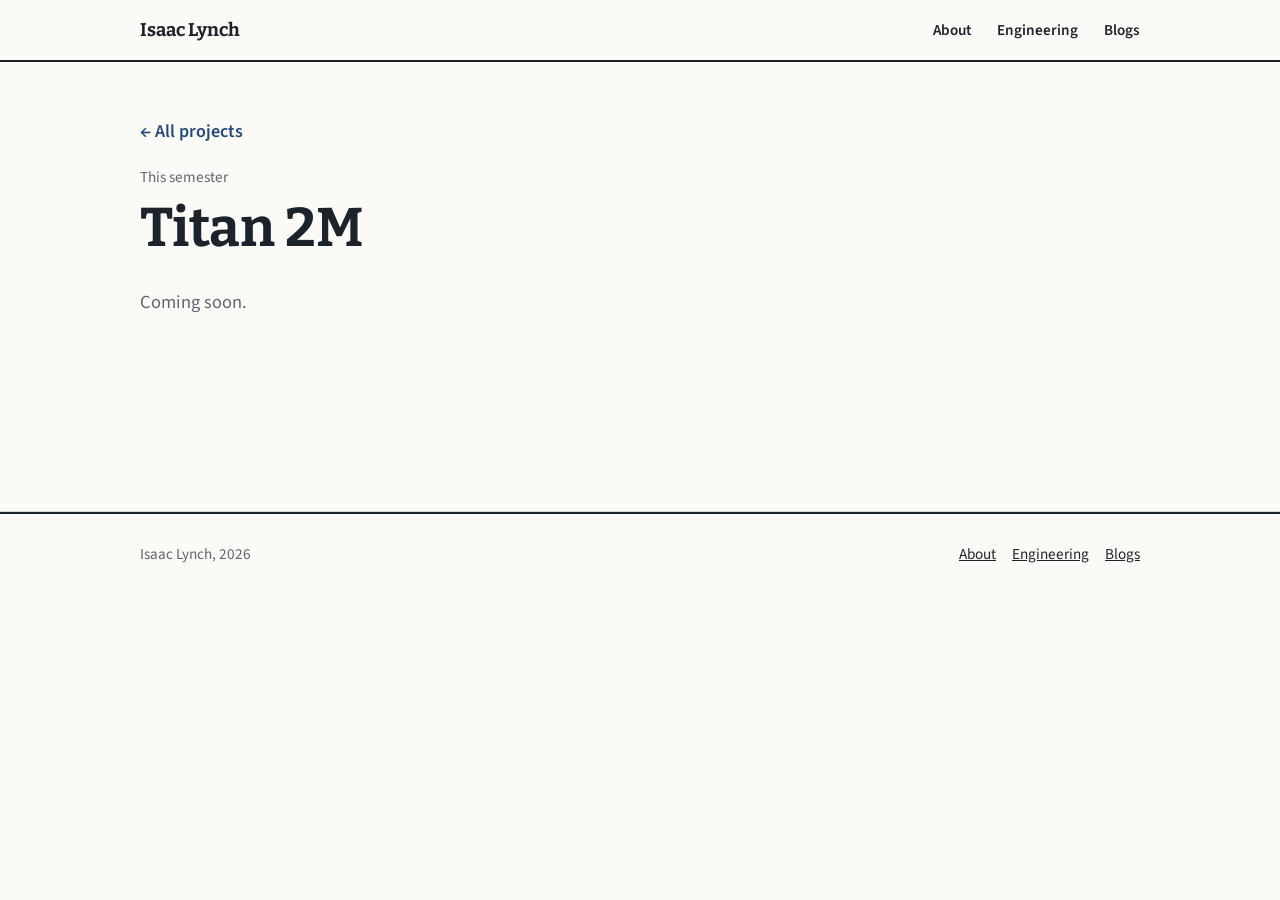
<file: titan-2m.html>
<!DOCTYPE html>
<html lang="en">
<head>
  <meta charset="utf-8">
  <meta name="viewport" content="width=device-width, initial-scale=1">
  <title>Titan 2M | Isaac Lynch</title>
  <link rel="preconnect" href="https://fonts.googleapis.com">
  <link href="https://fonts.googleapis.com/css2?family=Bitter:wght@600;700&family=Caveat:wght@500&family=Source+Sans+3:wght@400;600;700&display=swap" rel="stylesheet">
  <link rel="stylesheet" href="css/site.css">
</head>
<body>

  <nav class="nav">
    <div class="wrap">
      <a class="brand" href="index.html">Isaac Lynch</a>
      <button class="nav-toggle" aria-label="Menu" onclick="document.getElementById('menu').classList.toggle('open')">Menu</button>
      <ul id="menu">
        <li><a href="index.html#about">About</a></li>
        <li><a href="engineering.html">Engineering</a></li>
        <li><a href="index.html#blog">Blogs</a></li>
      </ul>
    </div>
  </nav>

  <section class="p-hero" style="min-height:50vh">
    <div class="wrap">
      <a class="back" href="engineering.html#projects">&larr; All projects</a><br>
      <span class="eyebrow">This semester</span>
      <h1>Titan 2M</h1>
      <p class="lead">Coming soon.</p>
    </div>
  </section>

  <!-- ORIGINAL PAGE (hidden until the final draft) -- remove these comment markers to bring it back
  <header class="p-hero">
    <div class="wrap">
      <a class="back" href="engineering.html#projects">&larr; All projects</a><br>
      <span class="eyebrow">This semester</span>
      <h1>Titan 2M</h1>
      <p class="lead"><span class="todo">One sentence: what the part is and what it's for.</span></p>
      <div class="callout" style="margin-top:20px"><p style="margin:0">Still working on this one. Full write-up coming for the final draft.</p></div>
      <div class="meta">
        <span class="chip">Fusion 360</span>
        <span class="chip"><span class="todo">Tormach 1100MX</span></span>
        <span class="chip"><span class="todo">Material (e.g. 6061 aluminum)</span></span>
      </div>
      <ul class="toc">
        <li><a href="#description">Description</a></li>
        <li><a href="#photos">Photos</a></li>
        <li><a href="#model">3D Model</a></li>
        <li><a href="#machining">Machining Process</a></li>
        <li><a href="#thoughts">Final Thoughts</a></li>
      </ul>
    </div>
  </header>

  <main class="wrap">

    
    <section id="description" class="p-section">
      <h2><small>01</small>Description</h2>
      <p><span class="todo">What is this project? What was the goal or design challenge? What constraints did you have (size, material, time, tolerances)? Who or what is it for?</span></p>
      <p><span class="todo">Describe the key features of the part: pockets, holes, contours, text engraving, etc.</span></p>
    </section>

    
    <section id="photos" class="p-section">
      <h2><small>02</small>Photos</h2>
      
      <div class="gallery">
        
        <figure><img src="images/projects/titan-2m.jpg" alt="Titan 2M finished part"><figcaption>Finished part</figcaption></figure>
        <figure><div class="ph">Part in the vise / on the machine</div><figcaption>Setup on the machine</figcaption></figure>
        <figure><div class="ph">Me working at the machine</div><figcaption>Running the job</figcaption></figure>
      </div>
    </section>

    
    <section id="model" class="p-section">
      <h2><small>03</small>The Fusion 360 model</h2>
      <div class="cad">
        
        <div class="ph wide">Fusion 360 screenshot of the 3D model</div>
        <div>
          <p><span class="todo">Explain how you modeled it: sketches, extrudes, fillets, chamfers, etc. Mention any design changes you made to make it easier to machine.</span></p>
          <p><span class="todo">Optional: add a second screenshot of the CAM toolpath simulation.</span></p>
        </div>
      </div>
    </section>

    
    <section id="machining" class="p-section">
      <h2><small>04</small>Machining Process</h2>
      <p><strong>Machine:</strong> <span class="todo">Tormach 1100MX mill or 24R router</span><br><strong>Work holding:</strong> <span class="todo">e.g. vise, soft jaws, fixture plate</span><br><strong>Material:</strong> <span class="todo">material &amp; stock size</span></p>

      <h3>Tools I used and why</h3>
      <div class="table-scroll">
        <table class="tools">
          <thead><tr><th>Tool #</th><th>Bit</th><th>Operation</th><th>Why this bit</th></tr></thead>
          <tbody>
            <tr><td>T1</td><td><span class="todo">e.g. 2" face mill</span></td><td>Facing</td><td><span class="todo">Flattens the top of the stock to a clean surface.</span></td></tr>
            <tr><td>T2</td><td><span class="todo">e.g. 1/2" flat end mill</span></td><td>Roughing / adaptive clearing</td><td><span class="todo">Removes most of the material quickly.</span></td></tr>
            <tr><td>T3</td><td><span class="todo">e.g. 1/4" flat end mill</span></td><td>Finishing / contour</td><td><span class="todo">Gets into tighter corners for an accurate final shape.</span></td></tr>
            <tr><td>T4</td><td><span class="todo">e.g. spot drill / drill</span></td><td>Holes</td><td><span class="todo">Spot drill locates the hole so the drill doesn't wander.</span></td></tr>
            <tr><td>T5</td><td><span class="todo">e.g. chamfer mill</span></td><td>Chamfer / deburr edges</td><td><span class="todo">Breaks sharp edges for a clean, safe finish.</span></td></tr>
          </tbody>
        </table>
      </div>

      <h3 style="margin-top:36px">Steps</h3>
      <ol class="steps">
        <li><span class="todo">Designed the part in Fusion 360.</span></li>
        <li><span class="todo">Set up CAM: stock, origin (WCS), tools, and toolpaths; ran the simulation.</span></li>
        <li><span class="todo">Posted the G-code and loaded it on the machine.</span></li>
        <li><span class="todo">Clamped the stock, set the work offset and tool lengths.</span></li>
        <li><span class="todo">Ran operations; flipped the part for side 2 if needed.</span></li>
        <li><span class="todo">Deburred and measured with calipers.</span></li>
      </ol>
    </section>

    
    <section id="thoughts" class="p-section">
      <h2><small>05</small>Final Thoughts</h2>
      <div class="callout">
        <p><span class="todo">What skills did you build? (CAD, CAM, machine setup, measuring, problem solving.) What are you most proud of about the finished part? How will you use what you learned on the next project?</span></p>
      </div>
      <div class="pager">
        <a class="btn" href="engineering.html#projects">&larr; All projects</a>
        <a class="btn" href="semester-1-project.html">Next: Wooden Box &rarr;</a>
      </div>
    </section>

  </main>

  -->

  <footer>
    <div class="wrap">
      <span>Isaac Lynch, 2026</span>
      <span><a href="index.html#about">About</a><a href="engineering.html">Engineering</a><a href="index.html#blog">Blogs</a></span>
    </div>
  </footer>

</body>
</html>
</file>
<file: css/site.css>
/* Isaac Lynch portfolio */

:root {
  --paper: #fbfaf6;
  --white: #ffffff;
  --ink: #1d232b;
  --gray: #5f6670;
  --rule: #dcd8cc;
  --blue: #23497a;        /* main color: blueprint blue */
  --blue-light: #e7edf5;
  --grid: rgba(35, 73, 122, 0.07);
}

* { box-sizing: border-box; }
html { scroll-behavior: smooth; }
body {
  margin: 0;
  background: var(--paper);
  color: var(--ink);
  font-family: "Source Sans 3", "Helvetica Neue", Arial, sans-serif;
  font-size: 18px;
  line-height: 1.6;
}
img { max-width: 100%; display: block; }
a { color: var(--blue); }
h1, h2, h3, h4 { font-family: "Bitter", Georgia, serif; font-weight: 700; line-height: 1.2; margin: 0 0 .5em; }
h1 { font-size: clamp(2.3rem, 5vw, 3.4rem); }
h2 { font-size: clamp(1.7rem, 3vw, 2.2rem); }
h3 { font-size: 1.25rem; }
p { margin: 0 0 1em; }

.wrap { max-width: 1040px; margin: 0 auto; padding: 0 20px; }
section { padding: 72px 0; }
.lead { font-size: 1.15rem; color: var(--gray); max-width: 60ch; }

/* little handwritten notes */
.note { font-family: "Caveat", cursive; font-size: 1.5rem; color: var(--blue); line-height: 1.1; }

/* section headings with a short underline, like a drawing title block */
.sec-title { margin-bottom: 8px; }
.sec-title::after { content: ""; display: block; width: 56px; height: 4px; background: var(--blue); margin-top: 10px; }

/* ---------- Nav ---------- */
.nav { background: var(--paper); border-bottom: 2px solid var(--ink); position: sticky; top: 0; z-index: 50; }
.nav .wrap { display: flex; align-items: center; justify-content: space-between; height: 60px; }
.brand { font: 700 1.15rem "Bitter", serif; color: var(--ink); text-decoration: none; }
.nav ul { list-style: none; display: flex; gap: 26px; margin: 0; padding: 0; }
.nav ul a { color: var(--ink); text-decoration: none; font-weight: 600; font-size: .95rem; }
.nav ul a:hover { color: var(--blue); text-decoration: underline; text-underline-offset: 4px; }
.nav-toggle { display: none; background: none; border: 2px solid var(--ink); padding: 4px 12px; font: 600 .9rem inherit; cursor: pointer; }
@media (max-width: 760px) {
  .nav-toggle { display: block; }
  .nav ul { display: none; position: absolute; top: 60px; left: 0; right: 0; flex-direction: column; gap: 0; background: var(--paper); border-bottom: 2px solid var(--ink); }
  .nav ul.open { display: flex; }
  .nav ul a { display: block; padding: 14px 20px; border-top: 1px solid var(--rule); }
}

/* ---------- Hero (graph paper background) ---------- */
.hero {
  padding: 80px 0 72px;
  background-image:
    linear-gradient(var(--grid) 1px, transparent 1px),
    linear-gradient(90deg, var(--grid) 1px, transparent 1px);
  background-size: 24px 24px;
  border-bottom: 1px solid var(--rule);
}
.hero .wrap { display: grid; grid-template-columns: 1.3fr 1fr; gap: 56px; align-items: center; }
.hero h1 { margin-bottom: .35em; }
.hero p { font-size: 1.15rem; max-width: 52ch; }
.hero .links { margin-top: 24px; }
.hero .links a { margin-right: 22px; font-weight: 600; }

.polaroid {
  background: var(--white);
  padding: 12px 12px 14px;
  box-shadow: 0 6px 18px rgba(0,0,0,.15);
  transform: rotate(2deg);
  max-width: 340px;
  justify-self: center;
}
.polaroid img { aspect-ratio: 4 / 5; object-fit: cover; width: 100%; }
.polaroid .note { text-align: center; margin-top: 10px; }
@media (max-width: 860px) { .hero .wrap { grid-template-columns: 1fr; } .polaroid { transform: rotate(1deg); } }

/* ---------- About ---------- */
.about-grid { display: grid; grid-template-columns: 1.4fr 1fr; gap: 56px; }
.facts { margin: 0; padding: 22px 24px; background: var(--white); border: 1px solid var(--rule); }
.facts dt { font-weight: 700; font-size: .85rem; text-transform: uppercase; letter-spacing: .06em; color: var(--gray); }
.facts dd { margin: 0 0 14px; }
.facts dd:last-child { margin-bottom: 0; }
@media (max-width: 860px) { .about-grid { grid-template-columns: 1fr; } }

/* ---------- Resume (looks like a real one-page resume) ---------- */
.resume-sheet { background: var(--white); border: 1px solid var(--rule); box-shadow: 0 2px 0 var(--rule); padding: 44px 48px; margin-top: 28px; max-width: 860px; }
.resume-sheet .top { display: flex; justify-content: space-between; align-items: baseline; flex-wrap: wrap; gap: 8px; border-bottom: 2px solid var(--ink); padding-bottom: 12px; margin-bottom: 8px; }
.resume-sheet .top h3 { font-size: 1.6rem; margin: 0; }
.resume-sheet .top span { color: var(--gray); }
.resume-sheet h4 { font-size: .9rem; text-transform: uppercase; letter-spacing: .1em; color: var(--blue); margin: 28px 0 8px; }
.row { display: flex; justify-content: space-between; gap: 16px; flex-wrap: wrap; }
.row b { font-weight: 700; }
.row .when { color: var(--gray); font-size: .95rem; }
.resume-sheet ul { margin: 4px 0 12px; padding-left: 20px; }
.resume-sheet li { margin-bottom: 4px; }
.resume-sheet p { margin: 2px 0 12px; }
.pdf-link { display: inline-block; margin-top: 18px; font-weight: 600; }
@media (max-width: 600px) { .resume-sheet { padding: 28px 22px; } }

/* ---------- Projects ---------- */
.projects { margin-top: 36px; }
.project-row { display: grid; grid-template-columns: 1fr 1.2fr; gap: 40px; align-items: center; padding: 32px 0; border-top: 1px solid var(--rule); text-decoration: none; color: inherit; }
.project-row:last-child { border-bottom: 1px solid var(--rule); }
.project-row:nth-child(even) .pic { order: 2; }
.project-row .pic { aspect-ratio: 16 / 10; background: var(--blue-light); border: 1px solid var(--rule); display: grid; place-items: center; color: var(--gray); overflow: hidden; }
.project-row .pic img { width: 100%; height: 100%; object-fit: cover; }
.project-row .kicker { font-size: .9rem; color: var(--gray); }
.project-row h3 { font-size: 1.6rem; margin: 4px 0 10px; }
.project-row .more { font-weight: 600; color: var(--blue); }
.project-row:hover h3 { color: var(--blue); }
@media (max-width: 760px) { .project-row { grid-template-columns: 1fr; gap: 18px; } .project-row:nth-child(even) .pic { order: 0; } }

/* ---------- Blog list ---------- */
.posts { list-style: none; padding: 0; margin: 28px 0 0; }
.posts li a { display: grid; grid-template-columns: 120px 1fr; gap: 24px; align-items: center; padding: 18px 0; border-top: 1px solid var(--rule); text-decoration: none; color: var(--ink); }
.posts li:last-child a { border-bottom: 1px solid var(--rule); }
.posts img { width: 120px; height: 84px; object-fit: cover; }
.posts .yr { font-size: .9rem; color: var(--gray); }
.posts h3 { margin: 2px 0 0; font-size: 1.2rem; }
.posts a:hover h3 { color: var(--blue); }

/* ---------- Project page ---------- */
.p-hero { padding: 56px 0 32px; border-bottom: 1px solid var(--rule); }
.back { display: inline-block; margin-bottom: 18px; font-weight: 600; text-decoration: none; }
.eyebrow { display: block; color: var(--gray); font-size: .95rem; margin-bottom: 6px; }
.p-hero .meta { display: flex; flex-wrap: wrap; gap: 8px 22px; margin-top: 14px; color: var(--gray); }
.chip { font-size: .95rem; }
.chip + .chip::before { content: "/"; margin-right: 22px; margin-left: -12px; color: var(--rule); }
.toc { display: flex; flex-wrap: wrap; gap: 6px 20px; margin: 22px 0 0; padding: 0; list-style: none; }
.toc a { font-weight: 600; text-decoration: none; }
.toc a:hover { text-decoration: underline; }
.p-section { padding: 48px 0; border-bottom: 1px solid var(--rule); }
.p-section:last-of-type { border-bottom: 0; }
.p-section h2 small { display: none; }
.gallery { display: grid; grid-template-columns: repeat(3, 1fr); gap: 18px; margin-top: 18px; }
.gallery figure { margin: 0; }
.gallery figcaption { font-size: .9rem; color: var(--gray); margin-top: 6px; }
.gallery img { aspect-ratio: 4 / 3; object-fit: cover; width: 100%; }
.ph { aspect-ratio: 4 / 3; border: 2px dashed var(--rule); display: grid; place-items: center; text-align: center; padding: 16px; color: var(--gray); font-size: .95rem; background: var(--white); }
.ph.wide { aspect-ratio: 16 / 9; }
.cad { display: grid; grid-template-columns: 1.4fr 1fr; gap: 28px; align-items: center; }
@media (max-width: 760px) { .gallery { grid-template-columns: 1fr 1fr; } .cad { grid-template-columns: 1fr; } }

.table-scroll { overflow-x: auto; }
table.tools { width: 100%; border-collapse: collapse; margin-top: 16px; background: var(--white); font-size: .97rem; }
table.tools th, table.tools td { text-align: left; padding: 12px 14px; border: 1px solid var(--rule); vertical-align: top; }
table.tools th { background: var(--blue); color: #fff; font-weight: 600; }
.steps { margin: 16px 0 0; padding-left: 24px; }
.steps li { margin-bottom: 8px; padding-left: 4px; }
.callout { border-left: 4px solid var(--blue); padding: 4px 0 4px 20px; }
.pager { display: flex; justify-content: space-between; gap: 16px; padding-top: 32px; flex-wrap: wrap; font-weight: 600; }
.btn { font-weight: 600; text-decoration: none; }
.btn:hover { text-decoration: underline; }

/* placeholder highlight: delete the <span class="todo"> once you fill it in */
.todo { background: #fff2a8; padding: 0 3px; }

/* ---------- Blog posts ---------- */
.post { max-width: 720px; margin: 0 auto; padding: 48px 20px 80px; }
.post h2, .post h3, .post h5 { font-family: "Bitter", Georgia, serif; margin-top: 1.6em; }
.post h5 { font-size: 1.1rem; }
.post img { margin: 18px 0 24px; }

/* ---------- Footer ---------- */
footer { border-top: 2px solid var(--ink); padding: 28px 0 40px; font-size: .95rem; color: var(--gray); }
footer .wrap { display: flex; justify-content: space-between; flex-wrap: wrap; gap: 12px; }
footer a { color: var(--ink); margin-left: 16px; }
footer a:first-child { margin-left: 0; }

/* screenshots: show the whole image instead of cropping */
.gallery img.screen { object-fit: contain; background: var(--white); border: 1px solid var(--rule); }
.cad-img { width: 100%; background: var(--white); border: 1px solid var(--rule); padding: 12px; }
.cam-shots { display: grid; grid-template-columns: 1fr 1fr; gap: 18px; margin: 18px 0 8px; }
.cam-shots figure { margin: 0; }
.cam-shots img { width: 100%; background: var(--white); border: 1px solid var(--rule); }
.cam-shots figcaption { font-size: .9rem; color: var(--gray); margin-top: 6px; }
@media (max-width: 760px) { .cam-shots { grid-template-columns: 1fr; } }

/* show every image whole: no cropping */
.polaroid img,
.gallery img,
.project-row .pic img,
.posts img { aspect-ratio: auto; object-fit: contain; height: auto; }
.project-row .pic { aspect-ratio: auto; display: block; }
.project-row .pic:not(:has(img)) { aspect-ratio: 16 / 10; display: grid; place-items: center; }
.gallery { align-items: start; }
.posts img { width: 120px; max-height: 120px; }

/* two photos side by side at the same height */
.pair { display: flex; flex-wrap: wrap; gap: 24px; margin-top: 18px; align-items: flex-start; }
.pair figure { margin: 0; }
.pair img { height: 320px; width: auto; max-width: 100%; object-fit: contain; }
.pair figcaption { font-size: .9rem; color: var(--gray); margin-top: 6px; }
@media (max-width: 600px) { .pair img { height: auto; width: 100%; } }

.dd-list { margin: 2px 0 0; padding-left: 20px; }
.dd-list li { margin-bottom: 2px; }

/* second polaroid in About */
.about-side { display: flex; flex-direction: column; gap: 32px; }
.polaroid-left { transform: rotate(-2deg); max-width: 420px; }
.polaroid-left img { aspect-ratio: auto; }

/* hero with a photo on each side of the intro */
.hero .wrap.hero-3 { grid-template-columns: 1fr 1.2fr 1fr; gap: 40px; }
.hero-3 .polaroid { max-width: 340px; }
@media (max-width: 960px) { .hero .wrap.hero-3 { grid-template-columns: 1fr; } }

/* wider hero so the machining photo can be bigger and sit further left */
.hero .wrap.hero-3 { max-width: 1400px; grid-template-columns: 1.5fr 1.1fr 0.9fr; gap: 48px; }
.hero-3 .polaroid-left { max-width: 560px; width: 100%; justify-self: start; }
@media (max-width: 960px) { .hero .wrap.hero-3 { grid-template-columns: 1fr; } .hero-3 .polaroid-left { justify-self: center; } }

/* machining photo: 450px wide, pushed to the left edge of the screen */
.hero .wrap.hero-3 { max-width: none; padding-left: 24px; padding-right: 40px; grid-template-columns: 450px 1fr 360px; }
.hero-3 .polaroid-left { width: 450px; max-width: 450px; justify-self: start; }
@media (max-width: 1100px) {
  .hero .wrap.hero-3 { grid-template-columns: 1fr; padding: 0 20px; }
  .hero-3 .polaroid-left { width: 100%; justify-self: center; }
}

/* FINAL hero layout:
   intro text + Christmas photo keep their original sizes and spacing (56px gap);
   machining photo (450px) sits to the left with the same 56px gap */
.hero .wrap.hero-3 {
  max-width: none;
  padding: 0 24px;
  grid-template-columns: 450px minmax(0, 534px) minmax(0, 410px);
  gap: 56px;
  justify-content: center;
}
.hero-3 .polaroid-left { width: 450px; max-width: 450px; justify-self: start; }
.hero-3 .polaroid:not(.polaroid-left) { max-width: 340px; justify-self: center; }
@media (max-width: 1300px) {
  .hero .wrap.hero-3 { grid-template-columns: 1fr; max-width: 1040px; padding: 0 20px; }
  .hero-3 .polaroid-left { width: 100%; justify-self: center; }
}

/* equal white gap on both sides of the intro text */
.hero .wrap.hero-3 { grid-template-columns: 450px minmax(0, 534px) 340px; column-gap: 110px; }
.hero-3 .polaroid:not(.polaroid-left) { justify-self: start; }

/* winter break photo a little larger */
.hero .wrap.hero-3 { grid-template-columns: 450px minmax(0, 534px) 390px; }
.hero-3 .polaroid:not(.polaroid-left) { max-width: 390px; width: 100%; }
</file>
